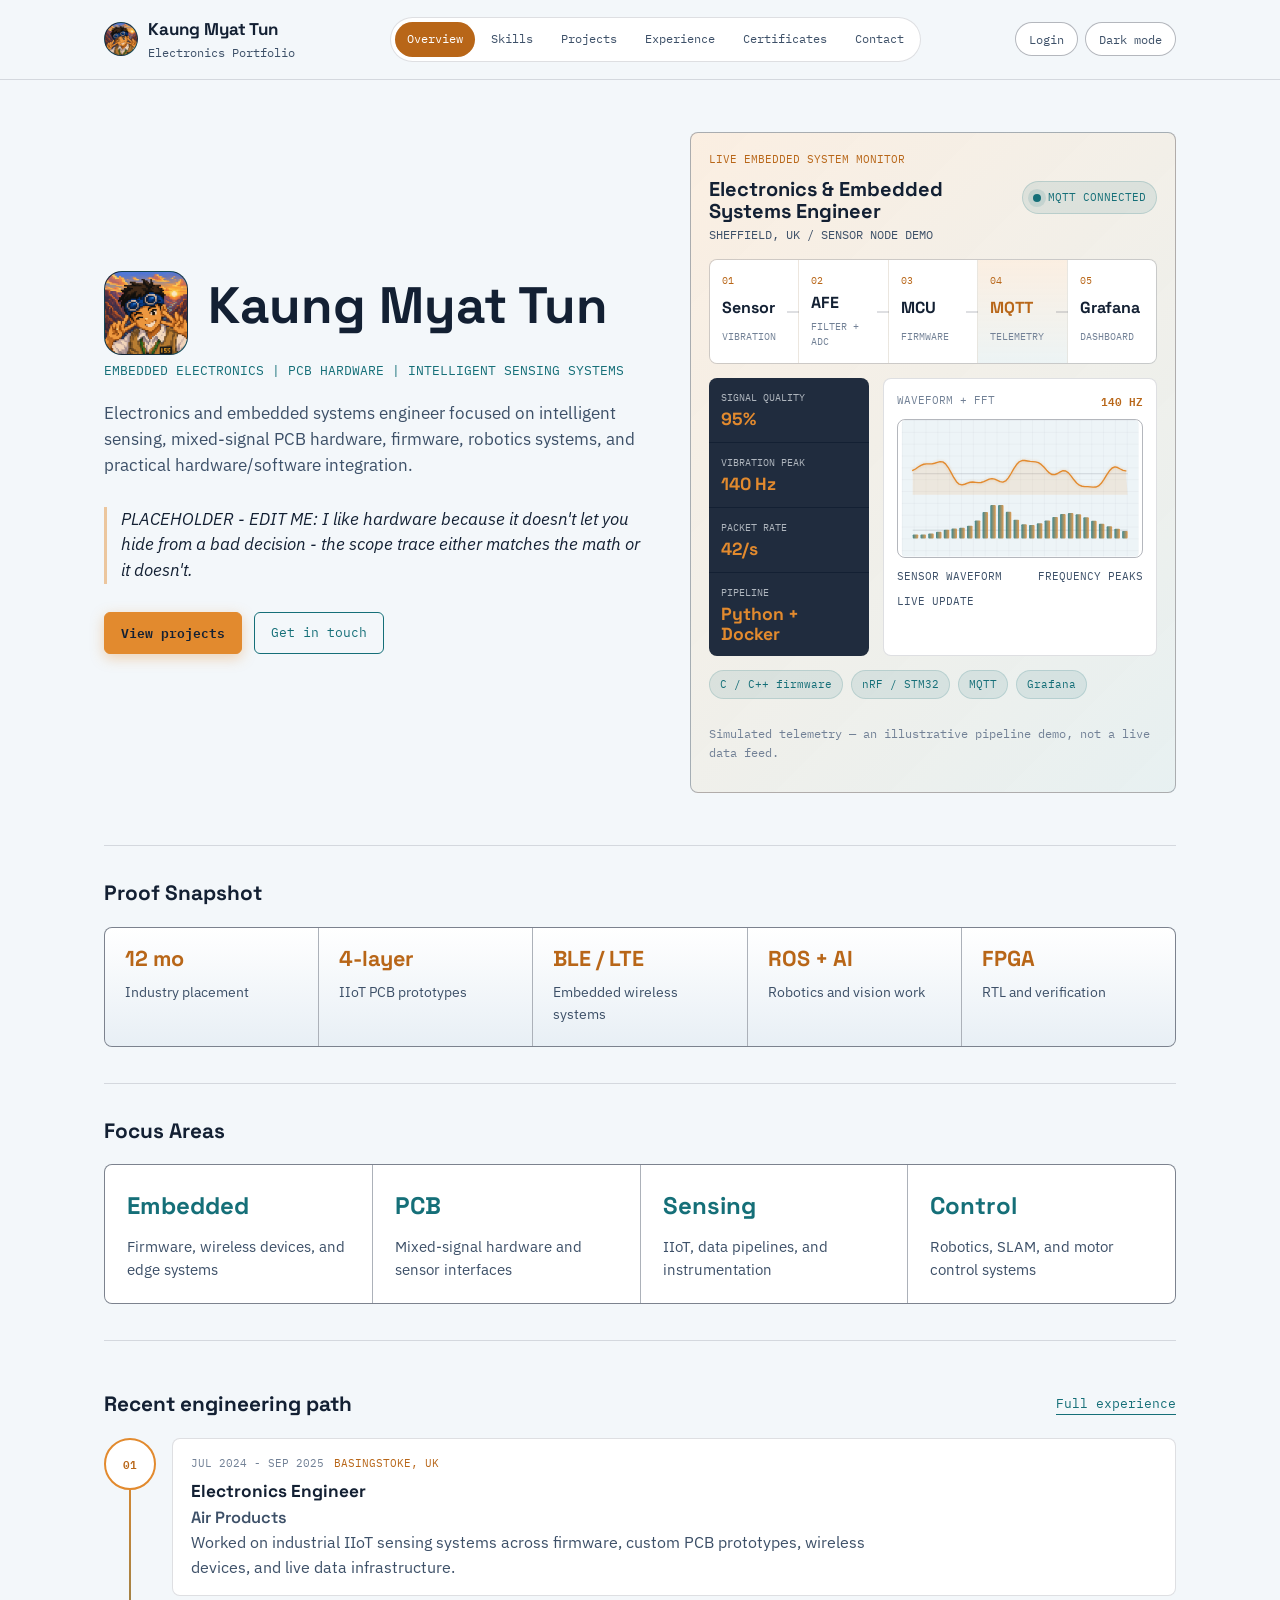
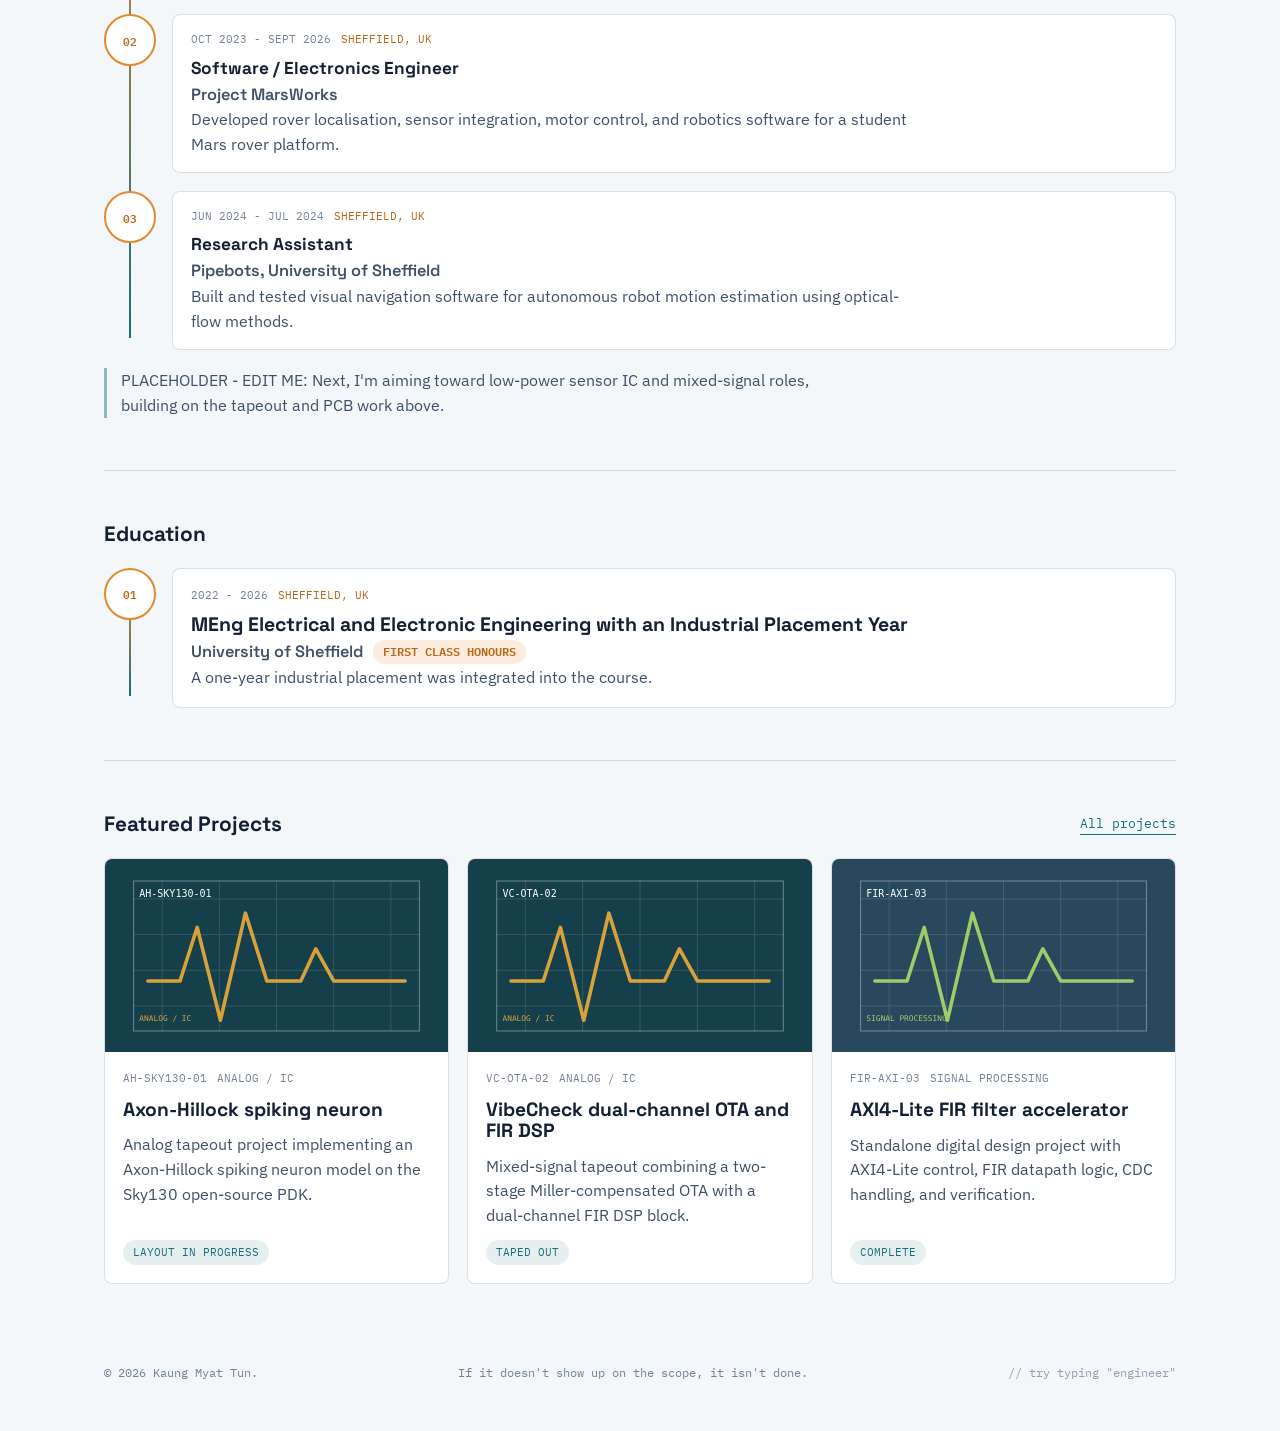
<file: index.html>
<!DOCTYPE html>
<html lang="en">
<head>
<meta charset="UTF-8">
<script>
  (function () {
    var stored = localStorage.getItem("portfolio-theme");
    var prefersDark = window.matchMedia && window.matchMedia("(prefers-color-scheme: dark)").matches;
    document.documentElement.setAttribute("data-theme", stored || (prefersDark ? "dark" : "light"));
    if (localStorage.getItem("portfolio-engineer-mode") === "true") {
      document.documentElement.setAttribute("data-engineer-mode", "true");
    }
  })();
</script>
<meta name="viewport" content="width=device-width, initial-scale=1.0">
<title>Kaung Myat Tun | Electronics & Embedded Systems Engineer</title>
<meta name="description" content="Portfolio of Kaung Myat Tun: embedded electronics, PCB hardware, intelligent sensing, FPGA, and AI/data systems.">
<link rel="icon" id="favicon" href="">
<link rel="preconnect" href="https://fonts.googleapis.com">
<link rel="preconnect" href="https://fonts.gstatic.com" crossorigin>
<link href="https://fonts.googleapis.com/css2?family=Space+Grotesk:wght@400;500;600;700&family=IBM+Plex+Sans:wght@400;500;600&family=IBM+Plex+Mono:wght@400;500;600&display=swap" rel="stylesheet">
<link rel="stylesheet" href="style.css">
<script type="speculationrules">
{
  "prerender": [
    {
      "where": {
        "and": [
          { "href_matches": "/*" },
          { "not": { "href_matches": "/admin/*" } }
        ]
      },
      "eagerness": "moderate"
    }
  ]
}
</script>
</head>
<body data-page="overview">

<header class="masthead">
  <div class="masthead-inner">
    <a class="brand" href="index.html">
      <span class="brand-avatar">
        <img class="profile-photo" src="" alt="" data-profile-hero-photo hidden>
        <span class="profile-photo-placeholder" data-profile-hero-initials>KMT</span>
      </span>
      <span class="brand-text">
        <span class="part-number">Kaung Myat Tun</span>
        <span>Electronics Portfolio</span>
      </span>
    </a>
    <nav class="tab-nav" aria-label="Primary portfolio pages">
      <a class="nav-tab" href="index.html" data-page-link="overview">Overview</a>
      <a class="nav-tab" href="skills.html" data-page-link="skills">Skills</a>
      <a class="nav-tab" href="projects.html" data-page-link="projects">Projects</a>
      <a class="nav-tab" href="experience.html" data-page-link="experience">Experience</a>
      <a class="nav-tab" href="certificates.html" data-page-link="certificates">Certificates</a>
      <a class="nav-tab" href="contact.html" data-page-link="contact">Contact</a>
    </nav>
    <div class="masthead-right">
      <button type="button" class="theme-toggle" data-theme-toggle aria-pressed="false">Dark mode</button>
    </div>
  </div>
</header>

<main>
  <section class="section section-hero">
    <div class="hero-grid">
      <div class="hero-copy">
        <div class="hero-name-row">
          <span class="hero-avatar">
            <img class="profile-photo" src="" alt="" data-profile-hero-photo hidden>
            <span class="profile-photo-placeholder" data-profile-hero-initials>KMT</span>
            <label class="photo-upload-btn photo-upload-btn-compact" data-hero-photo-upload-btn hidden>
              &#9998;
              <input type="file" accept="image/*" data-hero-photo-upload>
            </label>
          </span>
          <h1 data-profile-name>Kaung Myat Tun</h1>
        </div>
        <span class="upload-status" data-hero-photo-status></span>
        <p class="role" data-profile-role>Embedded Electronics | PCB Hardware | Intelligent Sensing Systems</p>
        <p class="lede" data-profile-summary>
          Electronics and embedded systems engineer focused on intelligent sensing, mixed-signal PCB hardware,
          firmware, robotics systems, and practical hardware/software integration.
        </p>
        <p class="lede lede-why" data-profile-why></p>
        <div class="hero-actions">
          <a href="projects.html" class="btn btn-primary">View projects</a>
          <a href="contact.html" class="btn btn-ghost">Get in touch</a>
        </div>
      </div>
      <div class="hero-signal-card">
        <p class="sr-only">Simulated demo of an IIoT sensor telemetry pipeline: vibration sensor, analog front end, MCU firmware, MQTT, and a Grafana dashboard. The numbers and waveform shown are illustrative, not a live data feed.</p>
        <div class="monitor-header">
          <div class="signal-profile-copy">
            <span class="feature-tag">Live Embedded System Monitor</span>
            <h2 data-profile-short-role>Electronics &amp; Embedded Systems Engineer</h2>
            <p><span data-profile-location>Sheffield, UK</span> / sensor node demo</p>
          </div>
          <div class="monitor-status">
            <span class="status-dot"></span>
            <span data-monitor-status>MQTT connected</span>
          </div>
        </div>

        <div class="system-flow" aria-label="Embedded data pipeline">
          <div class="system-node active" data-system-node>
            <span>01</span>
            <strong>Sensor</strong>
            <em>vibration</em>
          </div>
          <div class="system-node" data-system-node>
            <span>02</span>
            <strong>AFE</strong>
            <em>filter + ADC</em>
          </div>
          <div class="system-node" data-system-node>
            <span>03</span>
            <strong>MCU</strong>
            <em>firmware</em>
          </div>
          <div class="system-node" data-system-node>
            <span>04</span>
            <strong>MQTT</strong>
            <em>telemetry</em>
          </div>
          <div class="system-node" data-system-node>
            <span>05</span>
            <strong>Grafana</strong>
            <em>dashboard</em>
          </div>
        </div>

        <div class="monitor-grid">
          <div class="telemetry-panel">
            <div class="telemetry-row">
              <span>Signal quality</span>
              <strong data-monitor-quality>92%</strong>
            </div>
            <div class="telemetry-row">
              <span>Vibration peak</span>
              <strong data-monitor-peak>128 Hz</strong>
            </div>
            <div class="telemetry-row">
              <span>Packet rate</span>
              <strong data-monitor-packets>48/s</strong>
            </div>
            <div class="telemetry-row">
              <span>Pipeline</span>
              <strong>Python + Docker</strong>
            </div>
          </div>

          <div class="signal-panel">
            <div class="signal-panel-head">
              <span>Waveform + FFT</span>
              <span data-signal-readout>128 Hz</span>
            </div>
            <svg class="signal-visual" viewBox="0 0 520 300" preserveAspectRatio="xMidYMid meet" role="img" aria-label="Animated sensor waveform and frequency spectrum">
              <defs>
                <pattern id="signal-grid" width="26" height="26" patternUnits="userSpaceOnUse">
                  <path d="M 26 0 L 0 0 0 26" fill="none" stroke="var(--line)" stroke-width="1"/>
                </pattern>
                <linearGradient id="signal-fill" x1="0" x2="1" y1="0" y2="0">
                  <stop offset="0%" stop-color="var(--teal)"/>
                  <stop offset="100%" stop-color="var(--accent)"/>
                </linearGradient>
              </defs>
              <rect width="520" height="300" rx="8" fill="var(--scope-bg)"/>
              <rect width="520" height="300" rx="8" fill="url(#signal-grid)"/>
              <line x1="24" y1="118" x2="496" y2="118" stroke="var(--line-strong)" stroke-width="1"/>
              <line x1="24" y1="242" x2="496" y2="242" stroke="var(--line-strong)" stroke-width="1"/>
              <path class="live-wave-fill" data-live-wave-fill d=""/>
              <path class="live-wave" data-live-wave d=""/>
              <g data-spectrum-bars></g>
            </svg>
            <div class="signal-metrics">
              <span>Sensor waveform</span>
              <span>Frequency peaks</span>
              <span>Live update</span>
            </div>
          </div>
        </div>

        <div class="monitor-stack">
          <span>C / C++ firmware</span>
          <span>nRF / STM32</span>
          <span>MQTT</span>
          <span>Grafana</span>
        </div>
        <p class="table-footnote">Simulated telemetry — an illustrative pipeline demo, not a live data feed.</p>
      </div>
    </div>
  </section>

  <section class="section section-compact">
    <h2>Proof Snapshot</h2>
    <div class="proof-strip">
      <article class="proof-item">
        <span class="proof-value">12 mo</span>
        <span class="proof-label">Industry placement</span>
      </article>
      <article class="proof-item">
        <span class="proof-value">4-layer</span>
        <span class="proof-label">IIoT PCB prototypes</span>
      </article>
      <article class="proof-item">
        <span class="proof-value">BLE / LTE</span>
        <span class="proof-label">Embedded wireless systems</span>
      </article>
      <article class="proof-item">
        <span class="proof-value">ROS + AI</span>
        <span class="proof-label">Robotics and vision work</span>
      </article>
      <article class="proof-item">
        <span class="proof-value">FPGA</span>
        <span class="proof-label">RTL and verification</span>
      </article>
    </div>
  </section>

  <section class="section section-compact">
    <h2>Focus Areas</h2>
    <div class="metrics-grid">
      <article class="metric">
        <span class="metric-value">Embedded</span>
        <span class="metric-label">Firmware, wireless devices, and edge systems</span>
      </article>
      <article class="metric">
        <span class="metric-value">PCB</span>
        <span class="metric-label">Mixed-signal hardware and sensor interfaces</span>
      </article>
      <article class="metric">
        <span class="metric-value">Sensing</span>
        <span class="metric-label">IIoT, data pipelines, and instrumentation</span>
      </article>
      <article class="metric">
        <span class="metric-value">Control</span>
        <span class="metric-label">Robotics, SLAM, and motor control systems</span>
      </article>
    </div>
  </section>

  <section class="section">
    <div class="section-head">
      <div>
        <h2>Recent engineering path</h2>
      </div>
      <a class="inline-link" href="experience.html">Full experience</a>
    </div>
    <div class="timeline-list timeline-list-compact" data-overview-timeline></div>
    <p class="timeline-next" data-profile-next></p>
  </section>

  <section class="section">
    <div class="section-head">
      <div>
        <h2>Education</h2>
      </div>
    </div>
    <div class="timeline-list" data-education-list></div>
  </section>

  <section class="section">
    <div class="section-head">
      <div>
        <h2>Featured Projects</h2>
      </div>
      <a class="inline-link" href="projects.html">All projects</a>
    </div>
    <div class="project-grid project-grid-compact" data-featured-projects></div>
  </section>
</main>

<footer class="footer">
  <span>&copy; 2026 Kaung Myat Tun.</span>
  <span>If it doesn't show up on the scope, it isn't done.</span>
  <span class="footer-hint">// try typing "engineer"</span>
</footer>

<script src="data.js"></script>
<script src="script.js"></script>
</body>
</html>
</file>
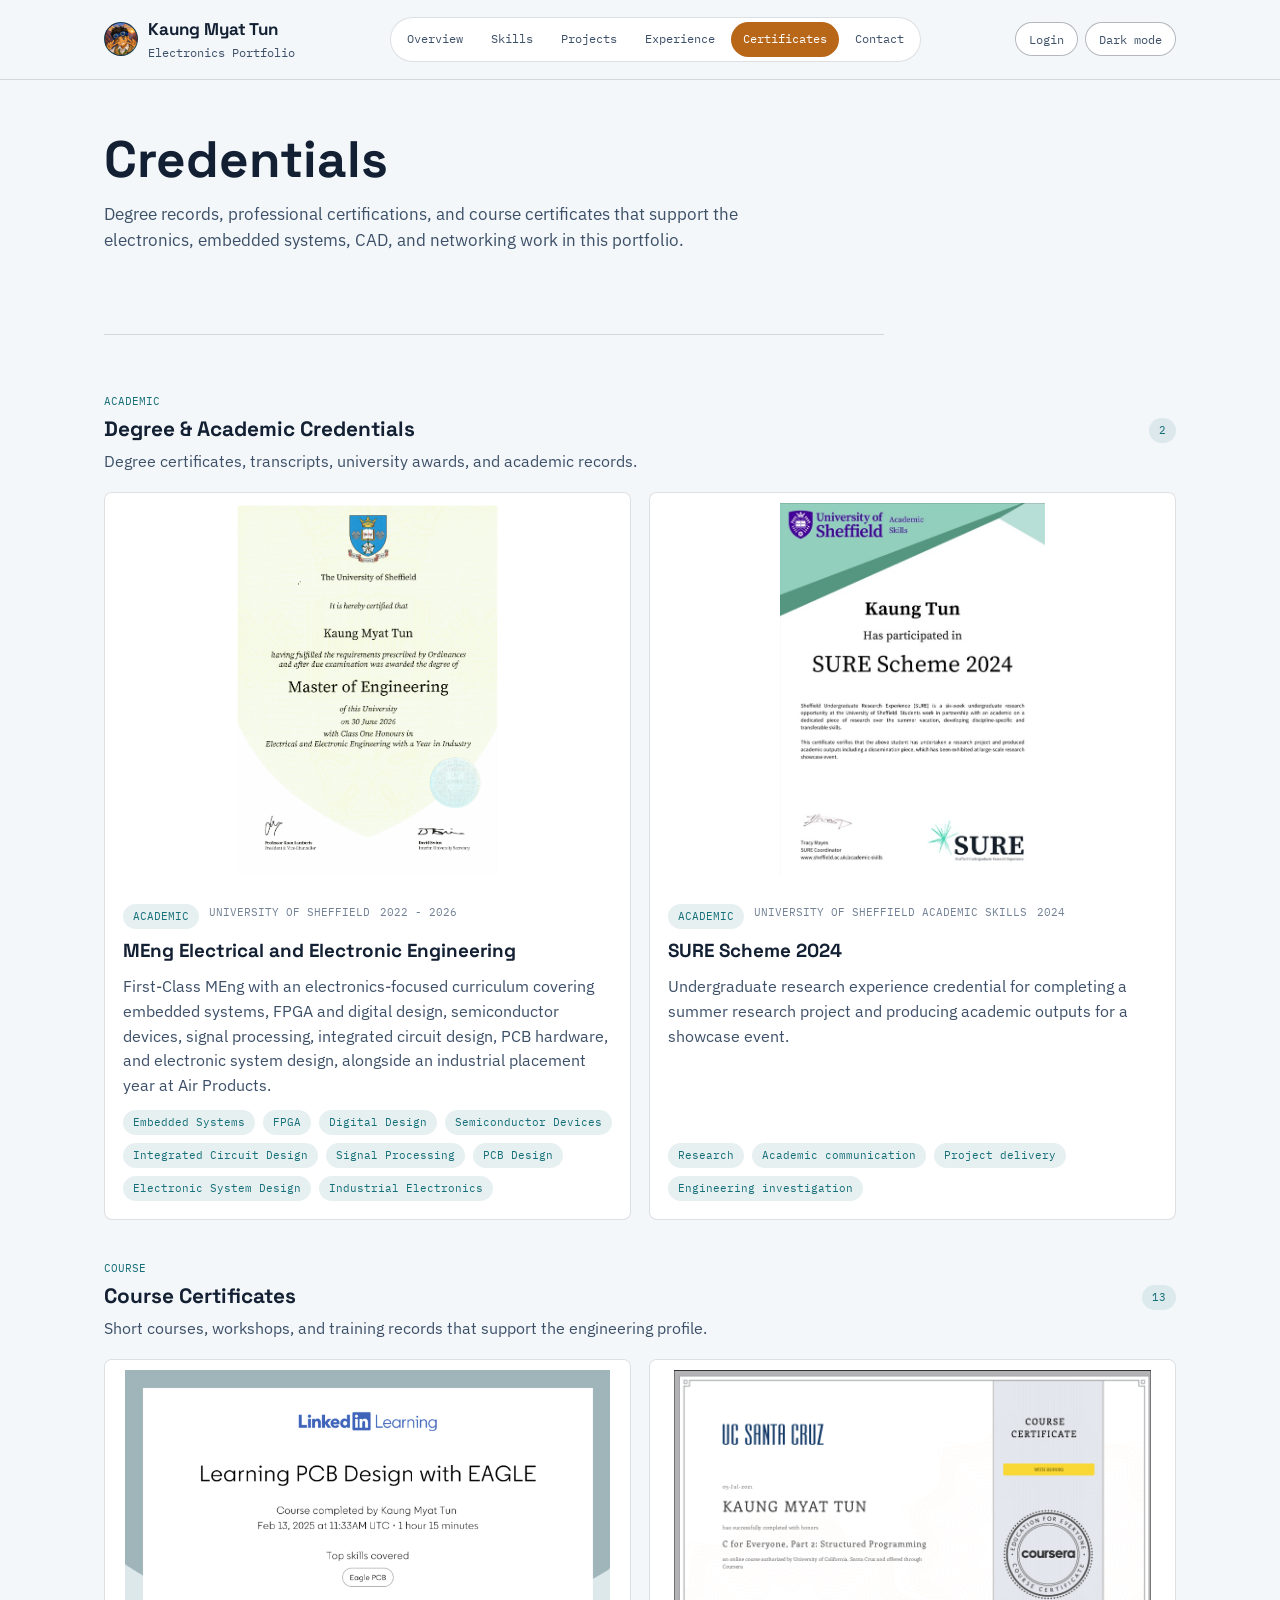
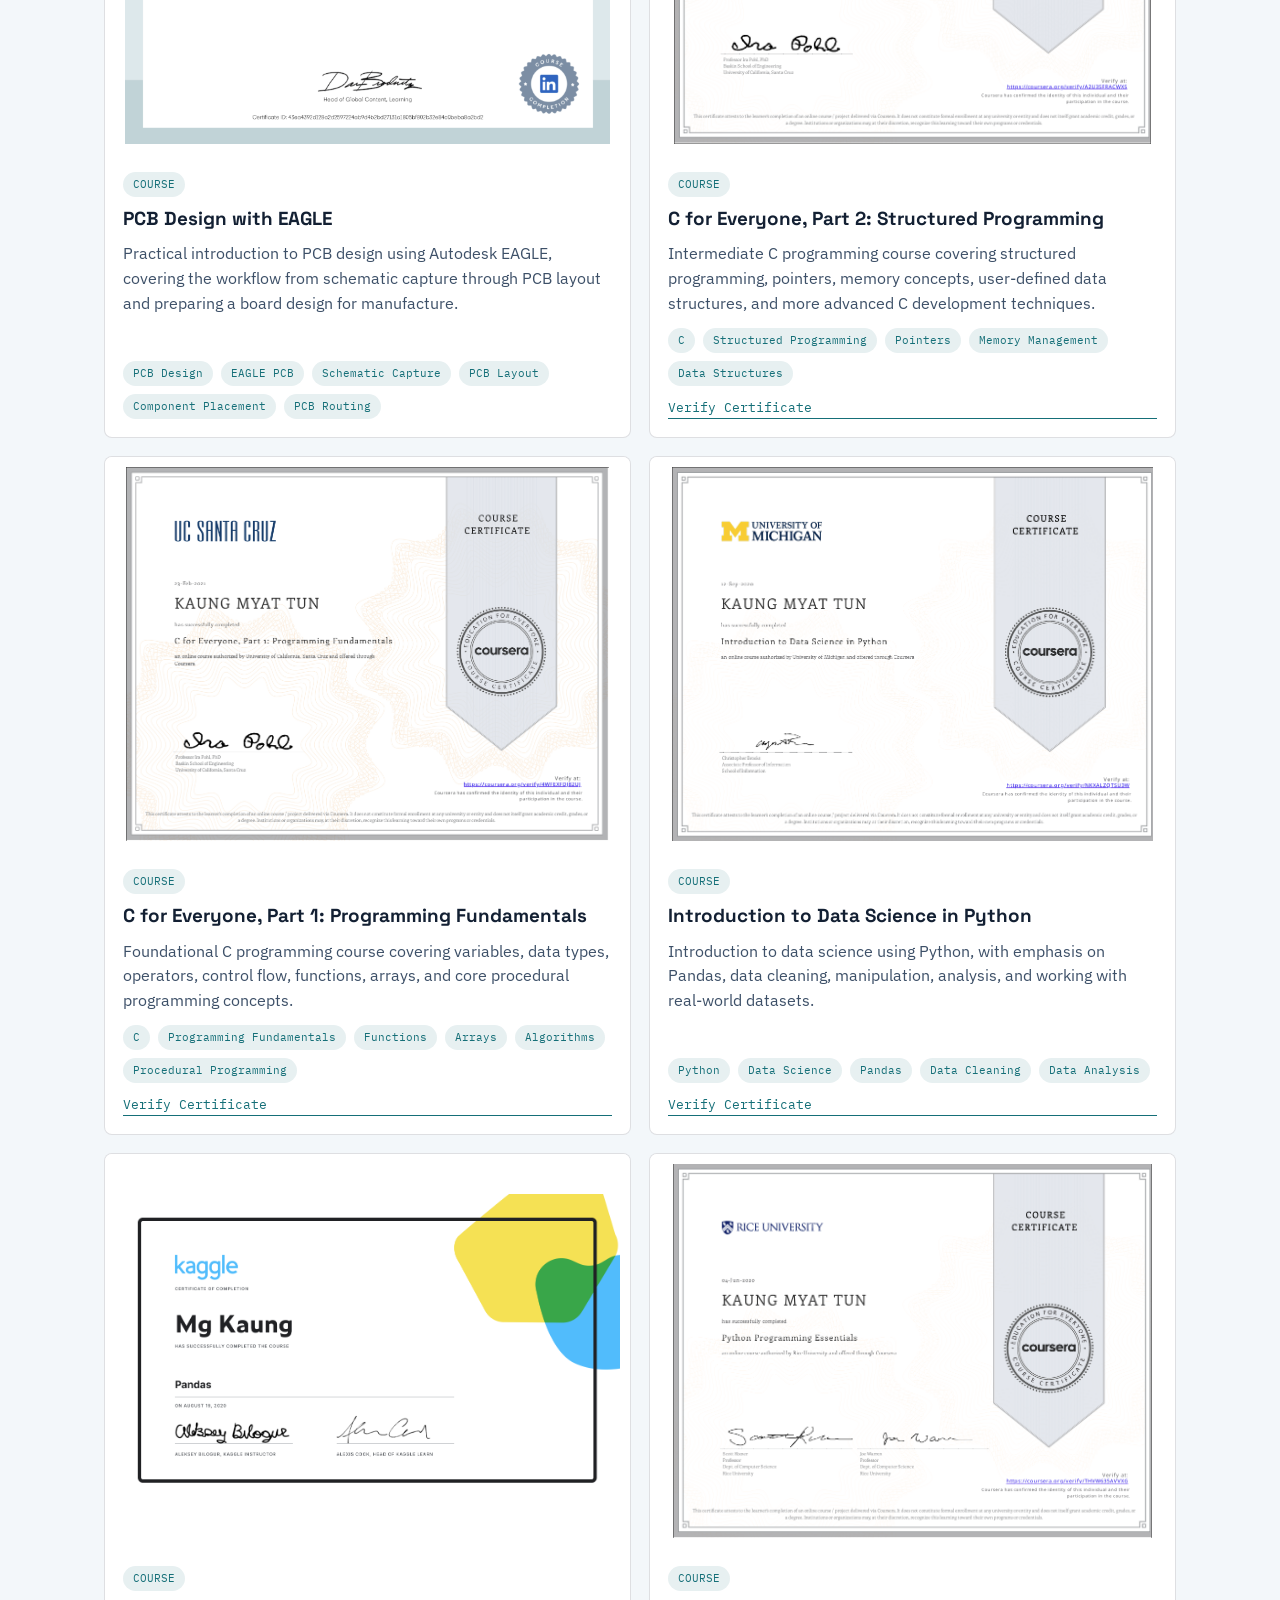
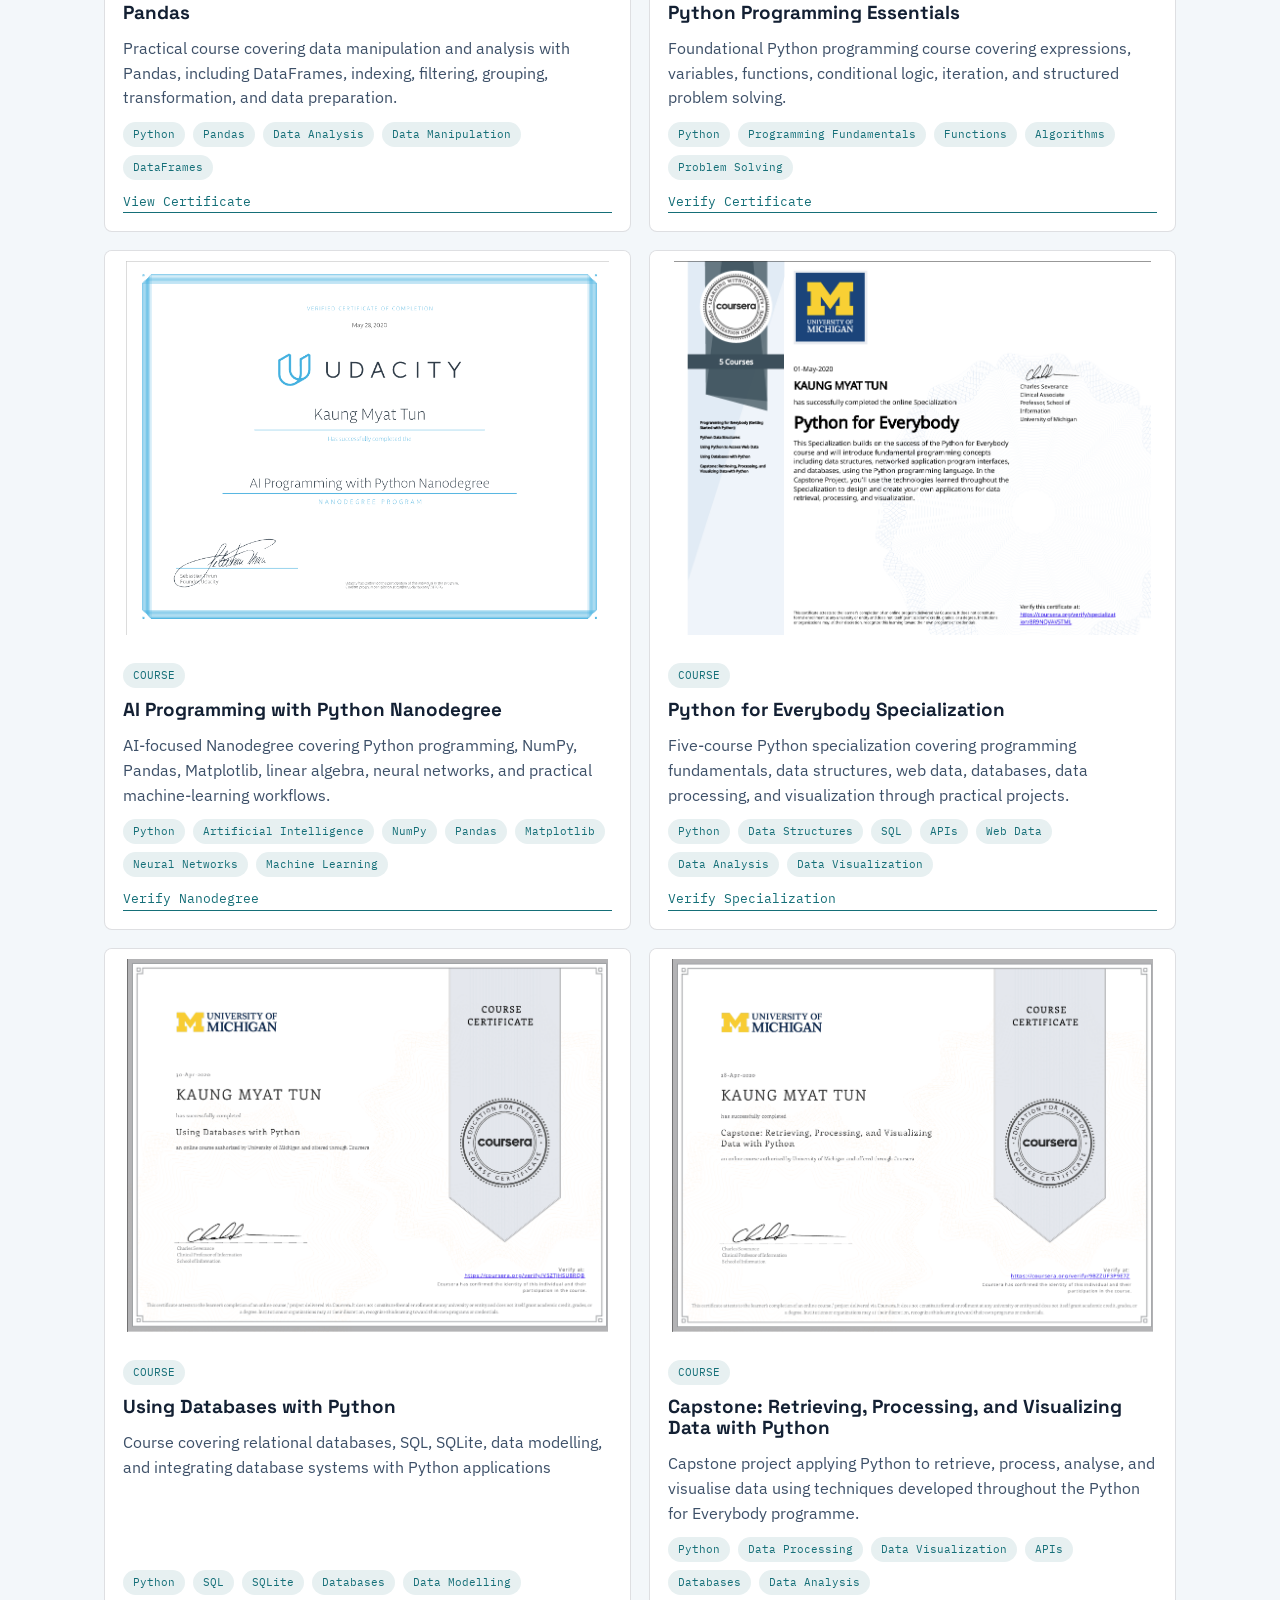
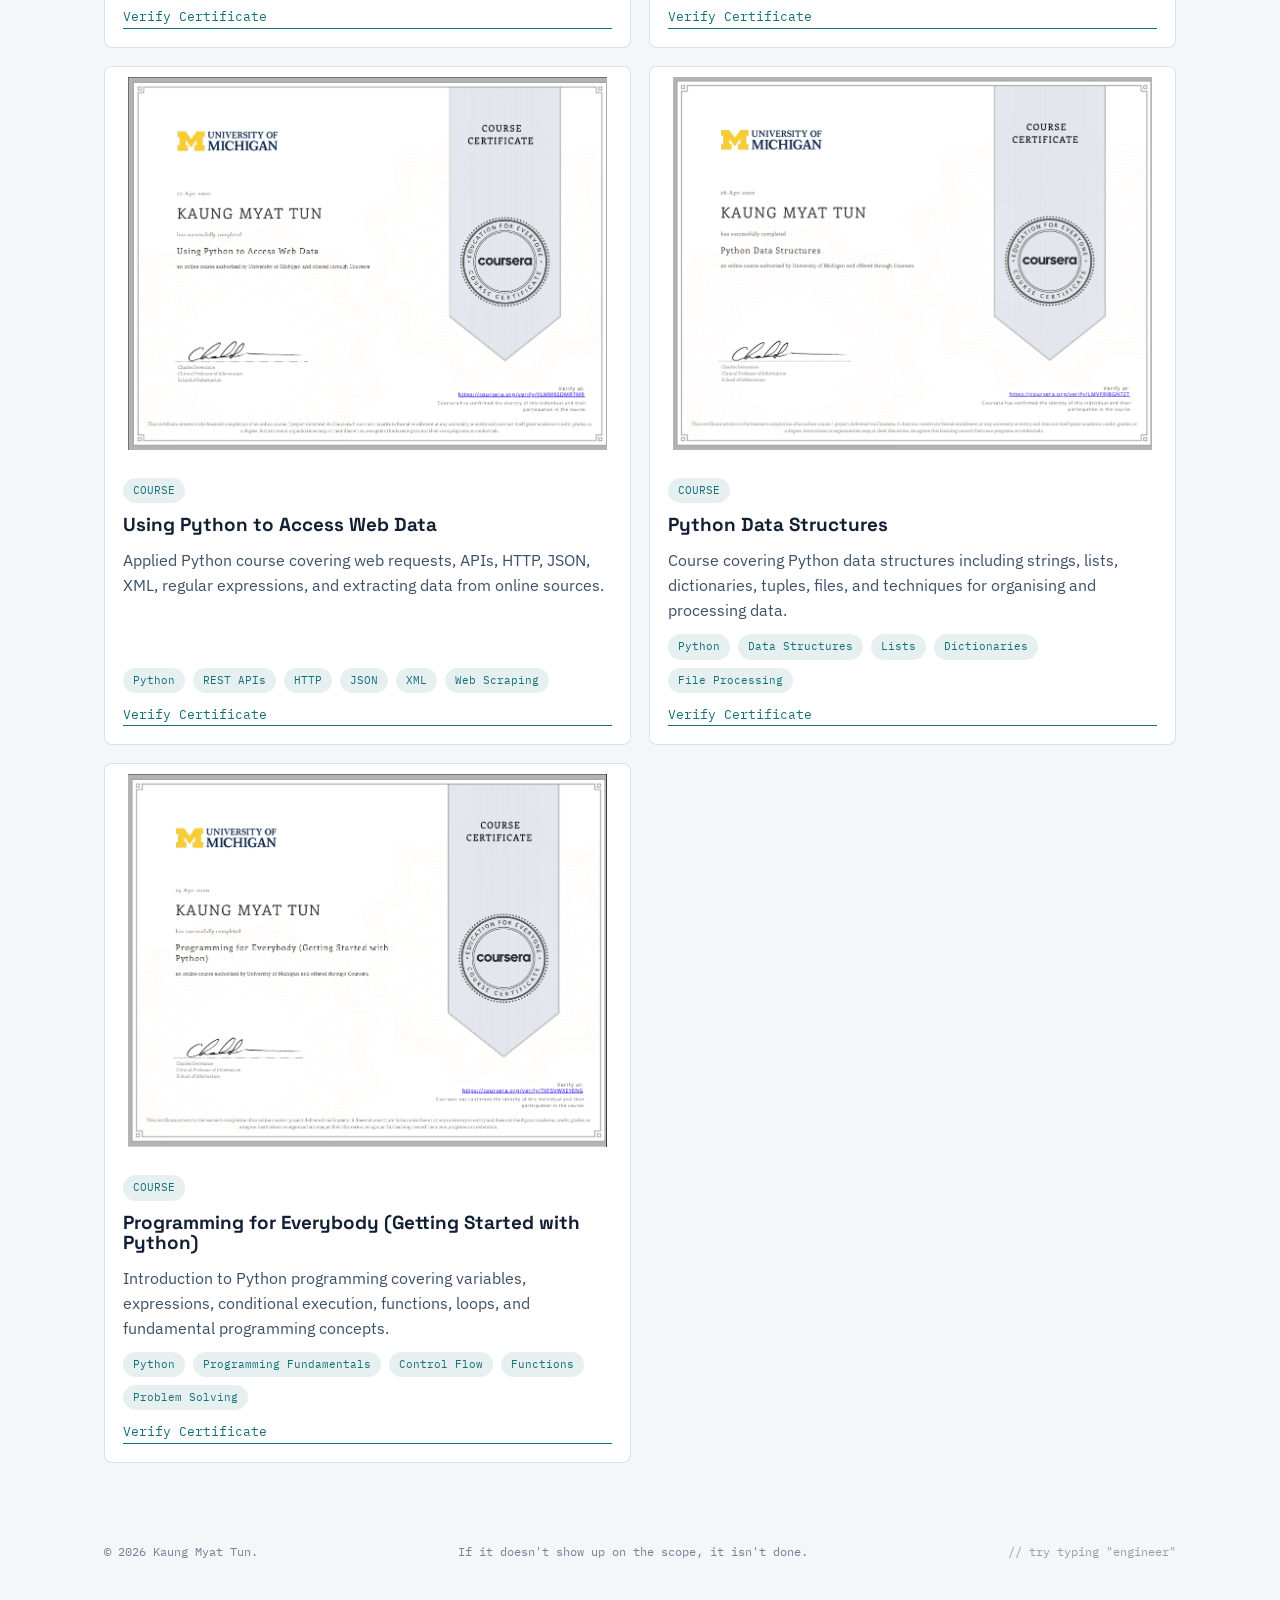
<file: certificates.html>
<!DOCTYPE html>
<html lang="en">
<head>
<meta charset="UTF-8">
<script>
  (function () {
    var stored = localStorage.getItem("portfolio-theme");
    var prefersDark = window.matchMedia && window.matchMedia("(prefers-color-scheme: dark)").matches;
    document.documentElement.setAttribute("data-theme", stored || (prefersDark ? "dark" : "light"));
    if (localStorage.getItem("portfolio-engineer-mode") === "true") {
      document.documentElement.setAttribute("data-engineer-mode", "true");
    }
  })();
</script>
<meta name="viewport" content="width=device-width, initial-scale=1.0">
<title>Certificates | Kaung Myat Tun</title>
<meta name="description" content="Certificates, training, and credentials for Kaung Myat Tun's electronics and embedded systems portfolio.">
<link rel="icon" id="favicon" href="">
<link rel="preconnect" href="https://fonts.googleapis.com">
<link rel="preconnect" href="https://fonts.gstatic.com" crossorigin>
<link href="https://fonts.googleapis.com/css2?family=Space+Grotesk:wght@400;500;600;700&family=IBM+Plex+Sans:wght@400;500;600&family=IBM+Plex+Mono:wght@400;500;600&display=swap" rel="stylesheet">
<link rel="stylesheet" href="style.css">
<script type="speculationrules">
{
  "prerender": [
    {
      "where": {
        "and": [
          { "href_matches": "/*" },
          { "not": { "href_matches": "/admin/*" } }
        ]
      },
      "eagerness": "moderate"
    }
  ]
}
</script>
</head>
<body data-page="certificates">

<header class="masthead">
  <div class="masthead-inner">
    <a class="brand" href="index.html">
      <span class="brand-avatar">
        <img class="profile-photo" src="" alt="" data-profile-hero-photo hidden>
        <span class="profile-photo-placeholder" data-profile-hero-initials>KMT</span>
      </span>
      <span class="brand-text">
        <span class="part-number">Kaung Myat Tun</span>
        <span>Electronics Portfolio</span>
      </span>
    </a>
    <nav class="tab-nav" aria-label="Primary portfolio pages">
      <a class="nav-tab" href="index.html" data-page-link="overview">Overview</a>
      <a class="nav-tab" href="skills.html" data-page-link="skills">Skills</a>
      <a class="nav-tab" href="projects.html" data-page-link="projects">Projects</a>
      <a class="nav-tab" href="experience.html" data-page-link="experience">Experience</a>
      <a class="nav-tab" href="certificates.html" data-page-link="certificates">Certificates</a>
      <a class="nav-tab" href="contact.html" data-page-link="contact">Contact</a>
    </nav>
    <div class="masthead-right">
      <button type="button" class="theme-toggle" data-theme-toggle aria-pressed="false">Dark mode</button>
    </div>
  </div>
</header>

<main>
  <section class="section page-intro">
    <h1>Credentials</h1>
    <p class="lede">Degree records, professional certifications, and course certificates that support the electronics, embedded systems, CAD, and networking work in this portfolio.</p>
  </section>

  <section class="section">
    <div class="certificate-list" data-certificates-list></div>
  </section>
</main>

<footer class="footer">
  <span>&copy; 2026 Kaung Myat Tun.</span>
  <span>If it doesn't show up on the scope, it isn't done.</span>
  <span class="footer-hint">// try typing "engineer"</span>
</footer>

<script src="data.js"></script>
<script src="script.js"></script>
</body>
</html>
</file>
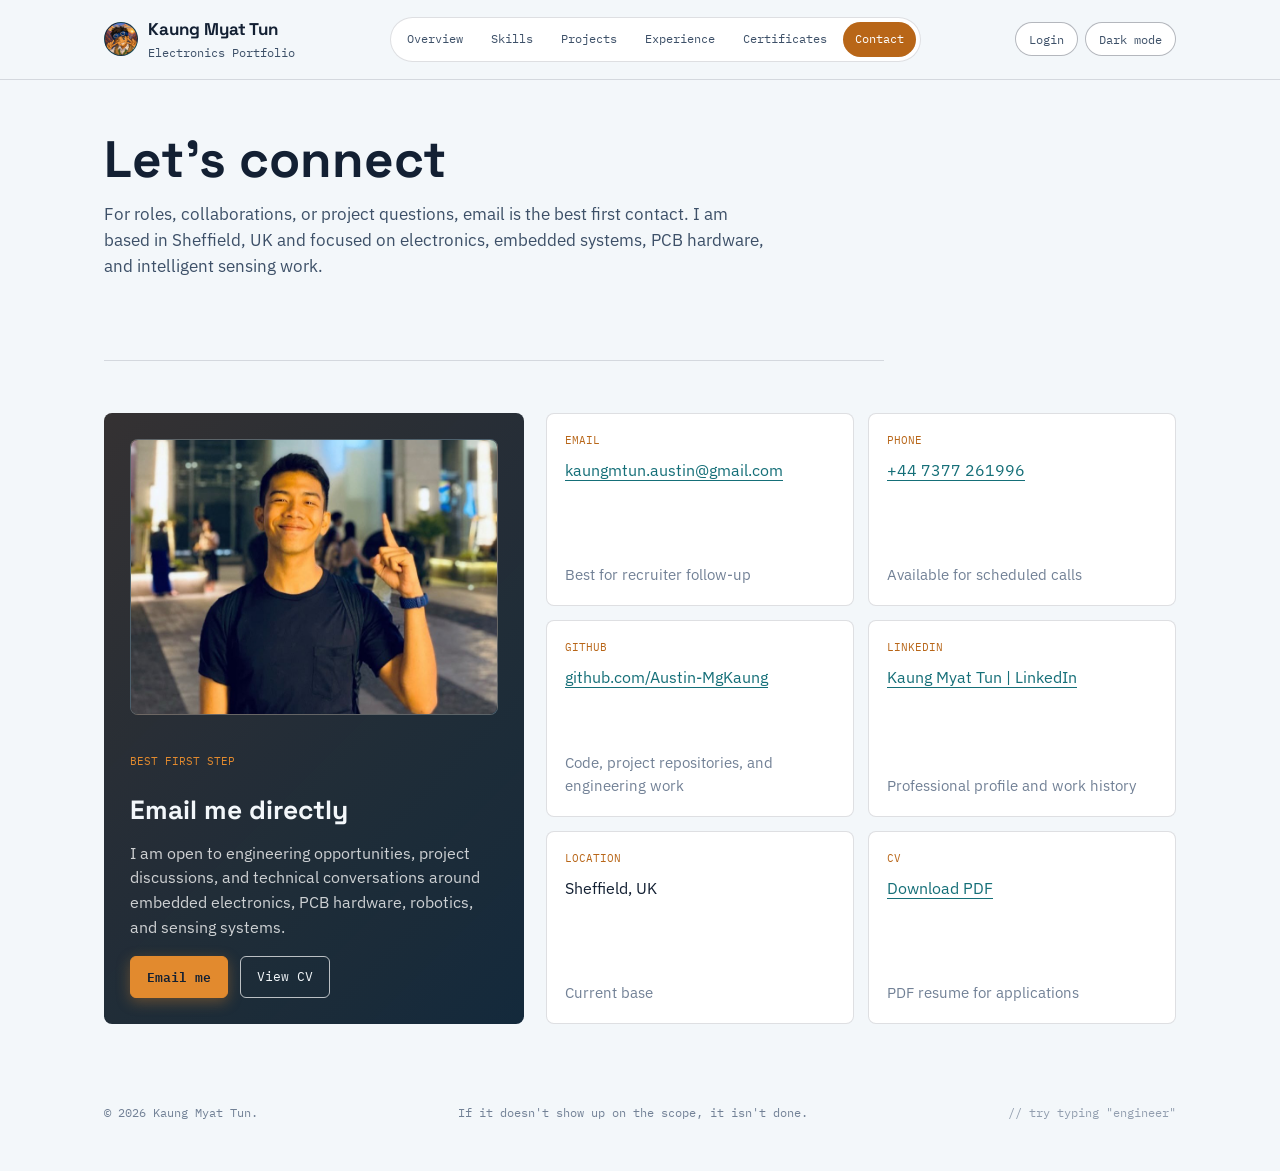
<file: contact.html>
<!DOCTYPE html>
<html lang="en">
<head>
<meta charset="UTF-8">
<script>
  (function () {
    var stored = localStorage.getItem("portfolio-theme");
    var prefersDark = window.matchMedia && window.matchMedia("(prefers-color-scheme: dark)").matches;
    document.documentElement.setAttribute("data-theme", stored || (prefersDark ? "dark" : "light"));
    if (localStorage.getItem("portfolio-engineer-mode") === "true") {
      document.documentElement.setAttribute("data-engineer-mode", "true");
    }
  })();
</script>
<meta name="viewport" content="width=device-width, initial-scale=1.0">
<title>Contact | Kaung Myat Tun</title>
<meta name="description" content="Contact details for Kaung Myat Tun's engineering portfolio.">
<link rel="icon" id="favicon" href="">
<link rel="preconnect" href="https://fonts.googleapis.com">
<link rel="preconnect" href="https://fonts.gstatic.com" crossorigin>
<link href="https://fonts.googleapis.com/css2?family=Space+Grotesk:wght@400;500;600;700&family=IBM+Plex+Sans:wght@400;500;600&family=IBM+Plex+Mono:wght@400;500;600&display=swap" rel="stylesheet">
<link rel="stylesheet" href="style.css">
<script type="speculationrules">
{
  "prerender": [
    {
      "where": {
        "and": [
          { "href_matches": "/*" },
          { "not": { "href_matches": "/admin/*" } }
        ]
      },
      "eagerness": "moderate"
    }
  ]
}
</script>
</head>
<body data-page="contact">

<header class="masthead">
  <div class="masthead-inner">
    <a class="brand" href="index.html">
      <span class="brand-avatar">
        <img class="profile-photo" src="" alt="" data-profile-hero-photo hidden>
        <span class="profile-photo-placeholder" data-profile-hero-initials>KMT</span>
      </span>
      <span class="brand-text">
        <span class="part-number">Kaung Myat Tun</span>
        <span>Electronics Portfolio</span>
      </span>
    </a>
    <nav class="tab-nav" aria-label="Primary portfolio pages">
      <a class="nav-tab" href="index.html" data-page-link="overview">Overview</a>
      <a class="nav-tab" href="skills.html" data-page-link="skills">Skills</a>
      <a class="nav-tab" href="projects.html" data-page-link="projects">Projects</a>
      <a class="nav-tab" href="experience.html" data-page-link="experience">Experience</a>
      <a class="nav-tab" href="certificates.html" data-page-link="certificates">Certificates</a>
      <a class="nav-tab" href="contact.html" data-page-link="contact">Contact</a>
    </nav>
    <div class="masthead-right">
      <button type="button" class="theme-toggle" data-theme-toggle aria-pressed="false">Dark mode</button>
    </div>
  </div>
</header>

<main>
  <section class="section page-intro">
    <h1>Let's connect</h1>
    <p class="lede">For roles, collaborations, or project questions, email is the best first contact. I am based in Sheffield, UK and focused on electronics, embedded systems, PCB hardware, and intelligent sensing work.</p>
  </section>

  <section class="section section-contact">
    <div class="contact-shell">
      <aside class="contact-primary">
        <div class="contact-photo">
          <img class="profile-photo" src="" alt="" data-profile-photo hidden>
          <div class="profile-photo-placeholder" data-profile-initials>KMT</div>
          <label class="photo-upload-btn" data-photo-upload-btn hidden>
            Change photo
            <input type="file" accept="image/*" data-profile-photo-upload>
          </label>
        </div>
        <span class="upload-status" data-profile-photo-status></span>
        <span class="feature-tag">Best first step</span>
        <h2>Email me directly</h2>
        <p>I am open to engineering opportunities, project discussions, and technical conversations around embedded electronics, PCB hardware, robotics, and sensing systems.</p>
        <div class="hero-actions">
          <a class="btn btn-primary" href="mailto:kaungmtun.austin@gmail.com" data-primary-email-link>Email me</a>
          <a class="btn btn-ghost" href="cv.pdf" target="_blank" rel="noopener" data-primary-cv-link>View CV</a>
        </div>
      </aside>
      <div class="contact-grid" data-contact-list></div>
    </div>
  </section>
</main>

<footer class="footer">
  <span>&copy; 2026 Kaung Myat Tun.</span>
  <span>If it doesn't show up on the scope, it isn't done.</span>
  <span class="footer-hint">// try typing "engineer"</span>
</footer>

<script src="data.js"></script>
<script src="script.js"></script>
</body>
</html>
</file>
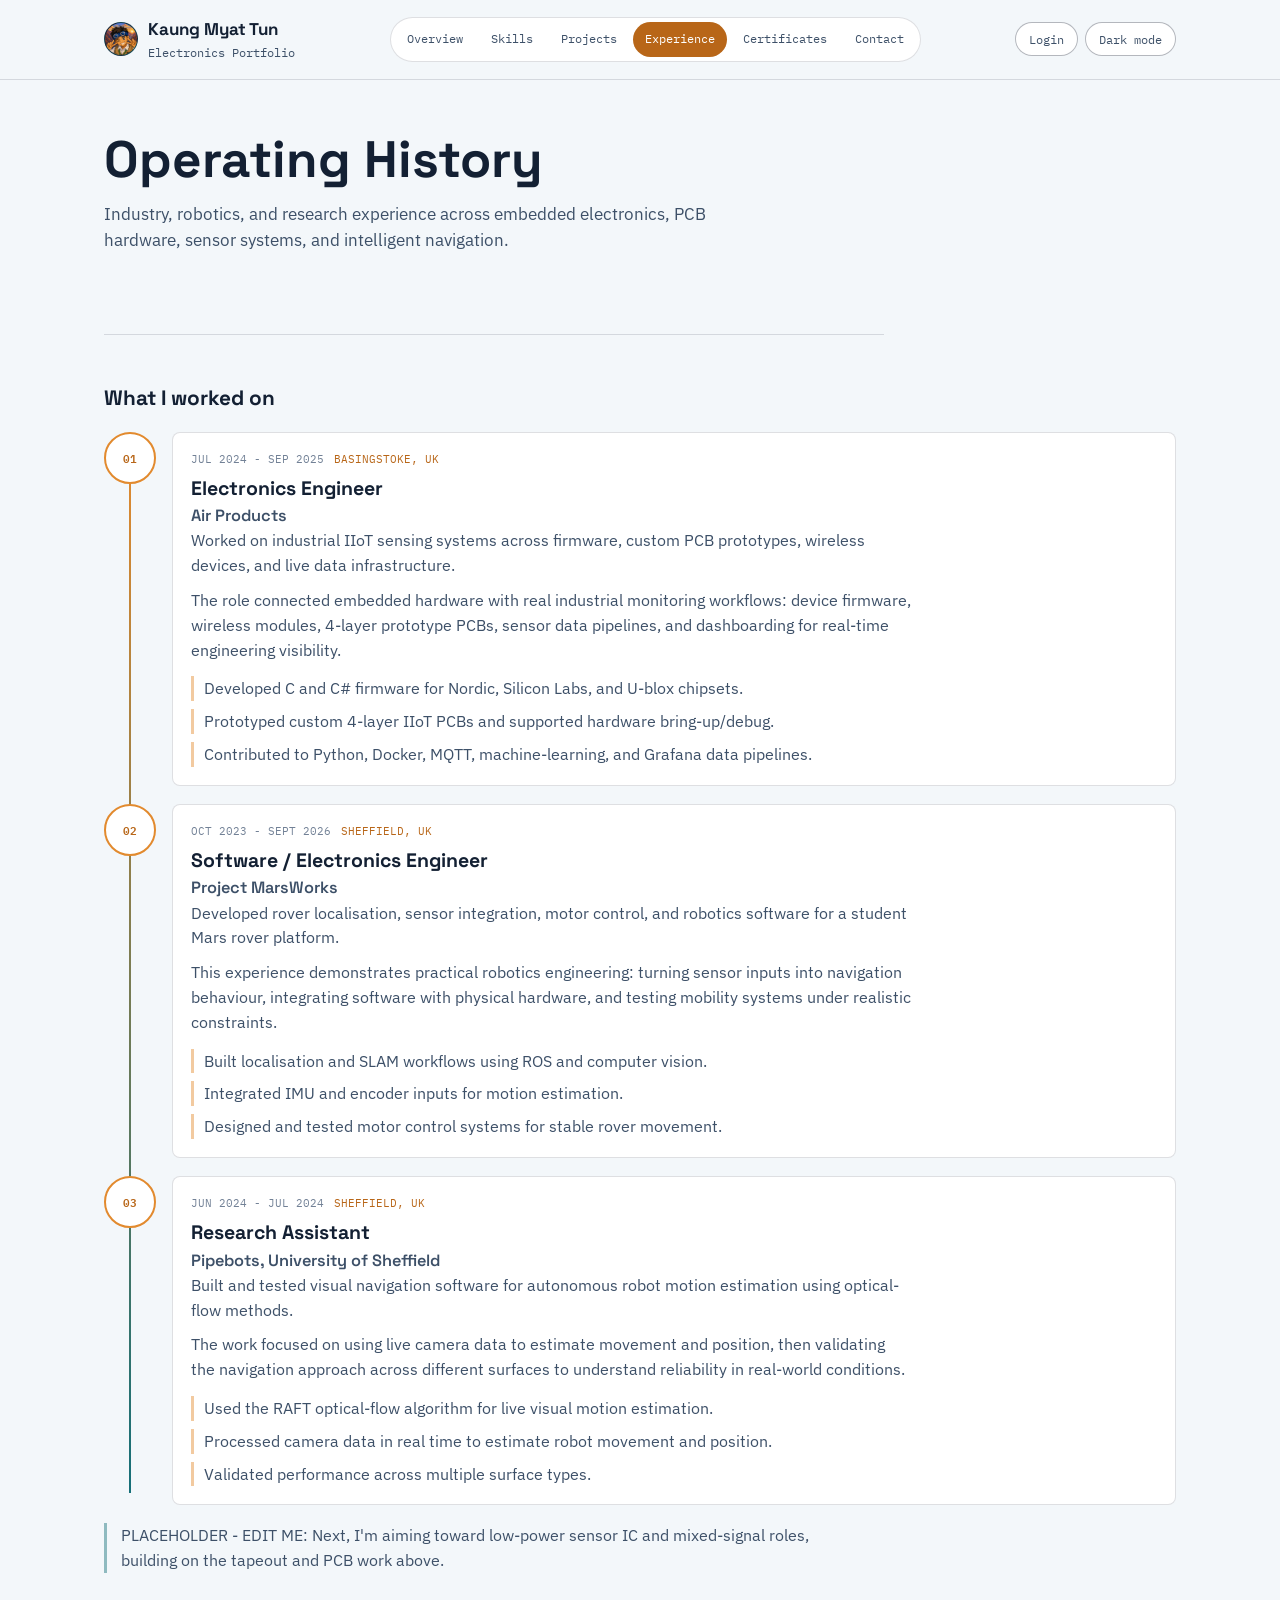
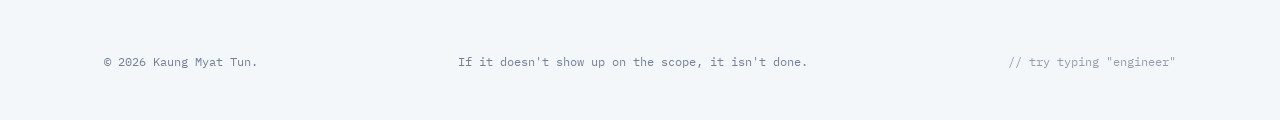
<file: experience.html>
<!DOCTYPE html>
<html lang="en">
<head>
<meta charset="UTF-8">
<script>
  (function () {
    var stored = localStorage.getItem("portfolio-theme");
    var prefersDark = window.matchMedia && window.matchMedia("(prefers-color-scheme: dark)").matches;
    document.documentElement.setAttribute("data-theme", stored || (prefersDark ? "dark" : "light"));
    if (localStorage.getItem("portfolio-engineer-mode") === "true") {
      document.documentElement.setAttribute("data-engineer-mode", "true");
    }
  })();
</script>
<meta name="viewport" content="width=device-width, initial-scale=1.0">
<title>Experience | Kaung Myat Tun</title>
<meta name="description" content="Experience history for Kaung Myat Tun's electronics and intelligent sensing portfolio.">
<link rel="icon" id="favicon" href="">
<link rel="preconnect" href="https://fonts.googleapis.com">
<link rel="preconnect" href="https://fonts.gstatic.com" crossorigin>
<link href="https://fonts.googleapis.com/css2?family=Space+Grotesk:wght@400;500;600;700&family=IBM+Plex+Sans:wght@400;500;600&family=IBM+Plex+Mono:wght@400;500;600&display=swap" rel="stylesheet">
<link rel="stylesheet" href="style.css">
<script type="speculationrules">
{
  "prerender": [
    {
      "where": {
        "and": [
          { "href_matches": "/*" },
          { "not": { "href_matches": "/admin/*" } }
        ]
      },
      "eagerness": "moderate"
    }
  ]
}
</script>
</head>
<body data-page="experience">

<header class="masthead">
  <div class="masthead-inner">
    <a class="brand" href="index.html">
      <span class="brand-avatar">
        <img class="profile-photo" src="" alt="" data-profile-hero-photo hidden>
        <span class="profile-photo-placeholder" data-profile-hero-initials>KMT</span>
      </span>
      <span class="brand-text">
        <span class="part-number">Kaung Myat Tun</span>
        <span>Electronics Portfolio</span>
      </span>
    </a>
    <nav class="tab-nav" aria-label="Primary portfolio pages">
      <a class="nav-tab" href="index.html" data-page-link="overview">Overview</a>
      <a class="nav-tab" href="skills.html" data-page-link="skills">Skills</a>
      <a class="nav-tab" href="projects.html" data-page-link="projects">Projects</a>
      <a class="nav-tab" href="experience.html" data-page-link="experience">Experience</a>
      <a class="nav-tab" href="certificates.html" data-page-link="certificates">Certificates</a>
      <a class="nav-tab" href="contact.html" data-page-link="contact">Contact</a>
    </nav>
    <div class="masthead-right">
      <button type="button" class="theme-toggle" data-theme-toggle aria-pressed="false">Dark mode</button>
    </div>
  </div>
</header>

<main>
  <section class="section page-intro">
    <h1>Operating History</h1>
    <p class="lede">Industry, robotics, and research experience across embedded electronics, PCB hardware, sensor systems, and intelligent navigation.</p>
  </section>

  <section class="section">
    <div class="section-head">
      <div>
        <h2>What I worked on</h2>
      </div>
    </div>
    <div class="timeline-list experience-list" data-experience-list></div>
    <p class="timeline-next" data-profile-next></p>
  </section>
</main>

<footer class="footer">
  <span>&copy; 2026 Kaung Myat Tun.</span>
  <span>If it doesn't show up on the scope, it isn't done.</span>
  <span class="footer-hint">// try typing "engineer"</span>
</footer>

<script src="data.js"></script>
<script src="script.js"></script>
</body>
</html>
</file>
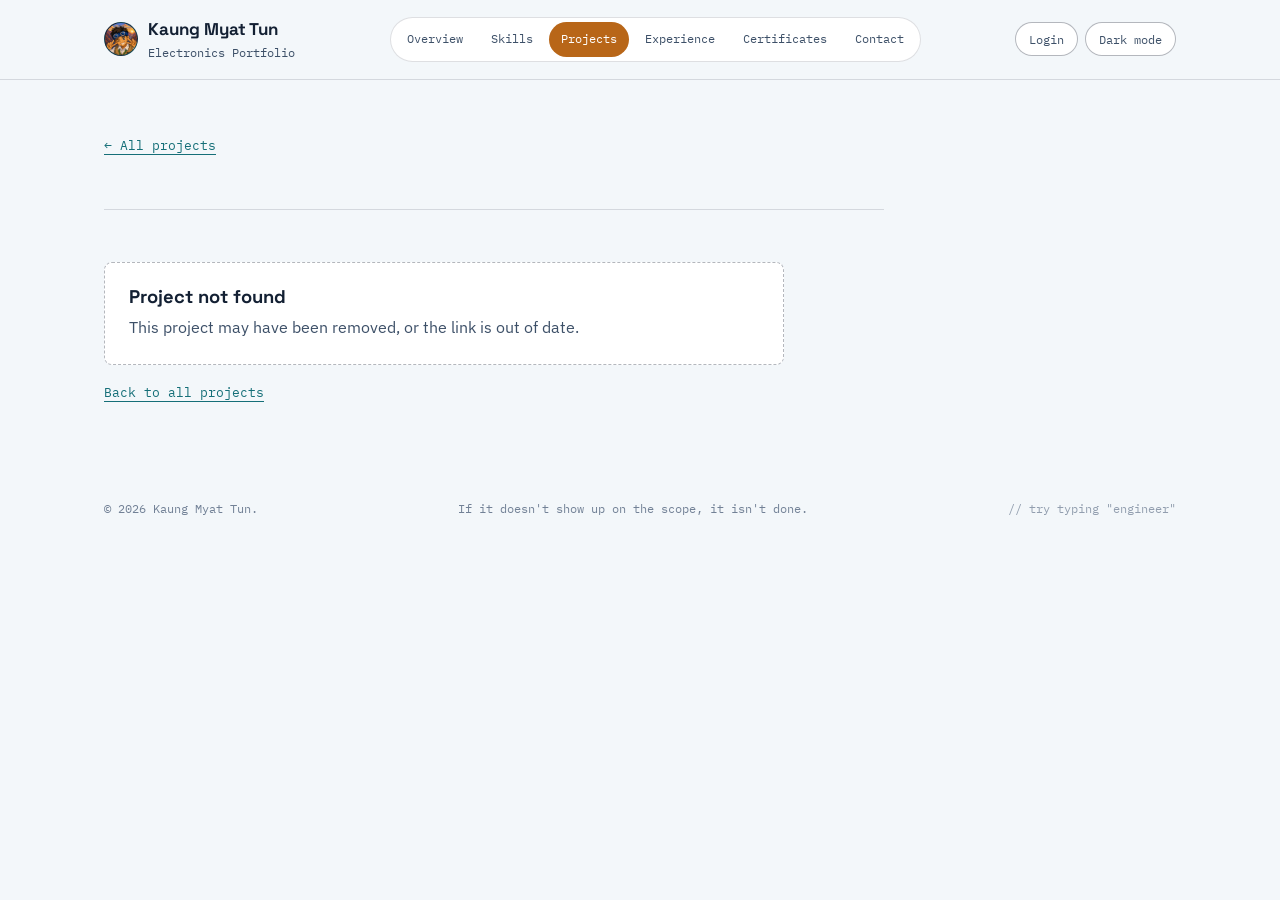
<file: project.html>
<!DOCTYPE html>
<html lang="en">
<head>
<meta charset="UTF-8">
<script>
  (function () {
    var stored = localStorage.getItem("portfolio-theme");
    var prefersDark = window.matchMedia && window.matchMedia("(prefers-color-scheme: dark)").matches;
    document.documentElement.setAttribute("data-theme", stored || (prefersDark ? "dark" : "light"));
    if (localStorage.getItem("portfolio-engineer-mode") === "true") {
      document.documentElement.setAttribute("data-engineer-mode", "true");
    }
  })();
</script>
<meta name="viewport" content="width=device-width, initial-scale=1.0">
<title>Project | Kaung Myat Tun</title>
<meta name="description" content="Project details from Kaung Myat Tun's electronics and embedded systems portfolio.">
<link rel="icon" id="favicon" href="">
<link rel="preconnect" href="https://fonts.googleapis.com">
<link rel="preconnect" href="https://fonts.gstatic.com" crossorigin>
<link href="https://fonts.googleapis.com/css2?family=Space+Grotesk:wght@400;500;600;700&family=IBM+Plex+Sans:wght@400;500;600&family=IBM+Plex+Mono:wght@400;500;600&display=swap" rel="stylesheet">
<link rel="stylesheet" href="style.css">
<script type="speculationrules">
{
  "prerender": [
    {
      "where": {
        "and": [
          { "href_matches": "/*" },
          { "not": { "href_matches": "/admin/*" } }
        ]
      },
      "eagerness": "moderate"
    }
  ]
}
</script>
</head>
<body data-page="projects">

<header class="masthead">
  <div class="masthead-inner">
    <a class="brand" href="index.html">
      <span class="brand-avatar">
        <img class="profile-photo" src="" alt="" data-profile-hero-photo hidden>
        <span class="profile-photo-placeholder" data-profile-hero-initials>KMT</span>
      </span>
      <span class="brand-text">
        <span class="part-number">Kaung Myat Tun</span>
        <span>Electronics Portfolio</span>
      </span>
    </a>
    <nav class="tab-nav" aria-label="Primary portfolio pages">
      <a class="nav-tab" href="index.html" data-page-link="overview">Overview</a>
      <a class="nav-tab" href="skills.html" data-page-link="skills">Skills</a>
      <a class="nav-tab" href="projects.html" data-page-link="projects">Projects</a>
      <a class="nav-tab" href="experience.html" data-page-link="experience">Experience</a>
      <a class="nav-tab" href="certificates.html" data-page-link="certificates">Certificates</a>
      <a class="nav-tab" href="contact.html" data-page-link="contact">Contact</a>
    </nav>
    <div class="masthead-right">
      <button type="button" class="theme-toggle" data-theme-toggle aria-pressed="false">Dark mode</button>
    </div>
  </div>
</header>

<main>
  <section class="section page-intro">
    <a class="inline-link" href="projects.html">&larr; All projects</a>
  </section>

  <div data-project-detail></div>
</main>

<footer class="footer">
  <span>&copy; 2026 Kaung Myat Tun.</span>
  <span>If it doesn't show up on the scope, it isn't done.</span>
  <span class="footer-hint">// try typing "engineer"</span>
</footer>

<script src="data.js"></script>
<script src="script.js"></script>
</body>
</html>
</file>
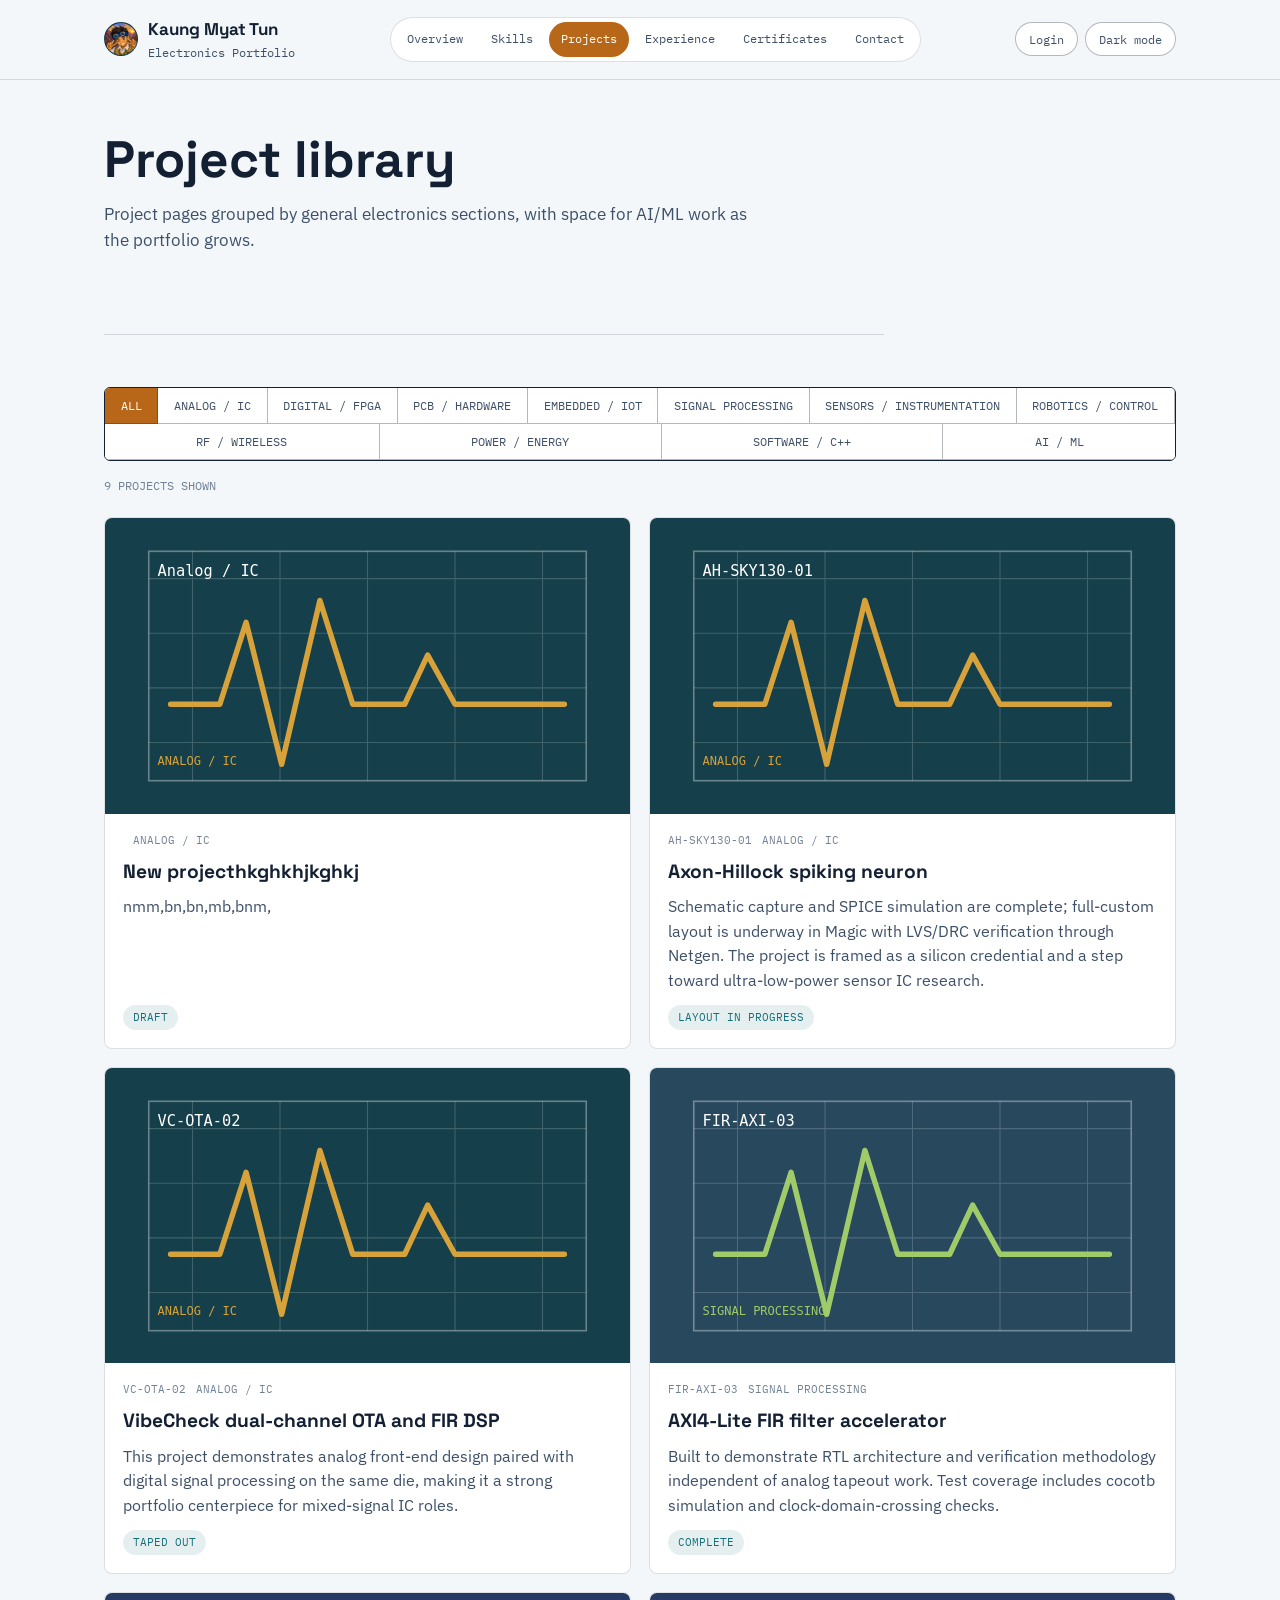
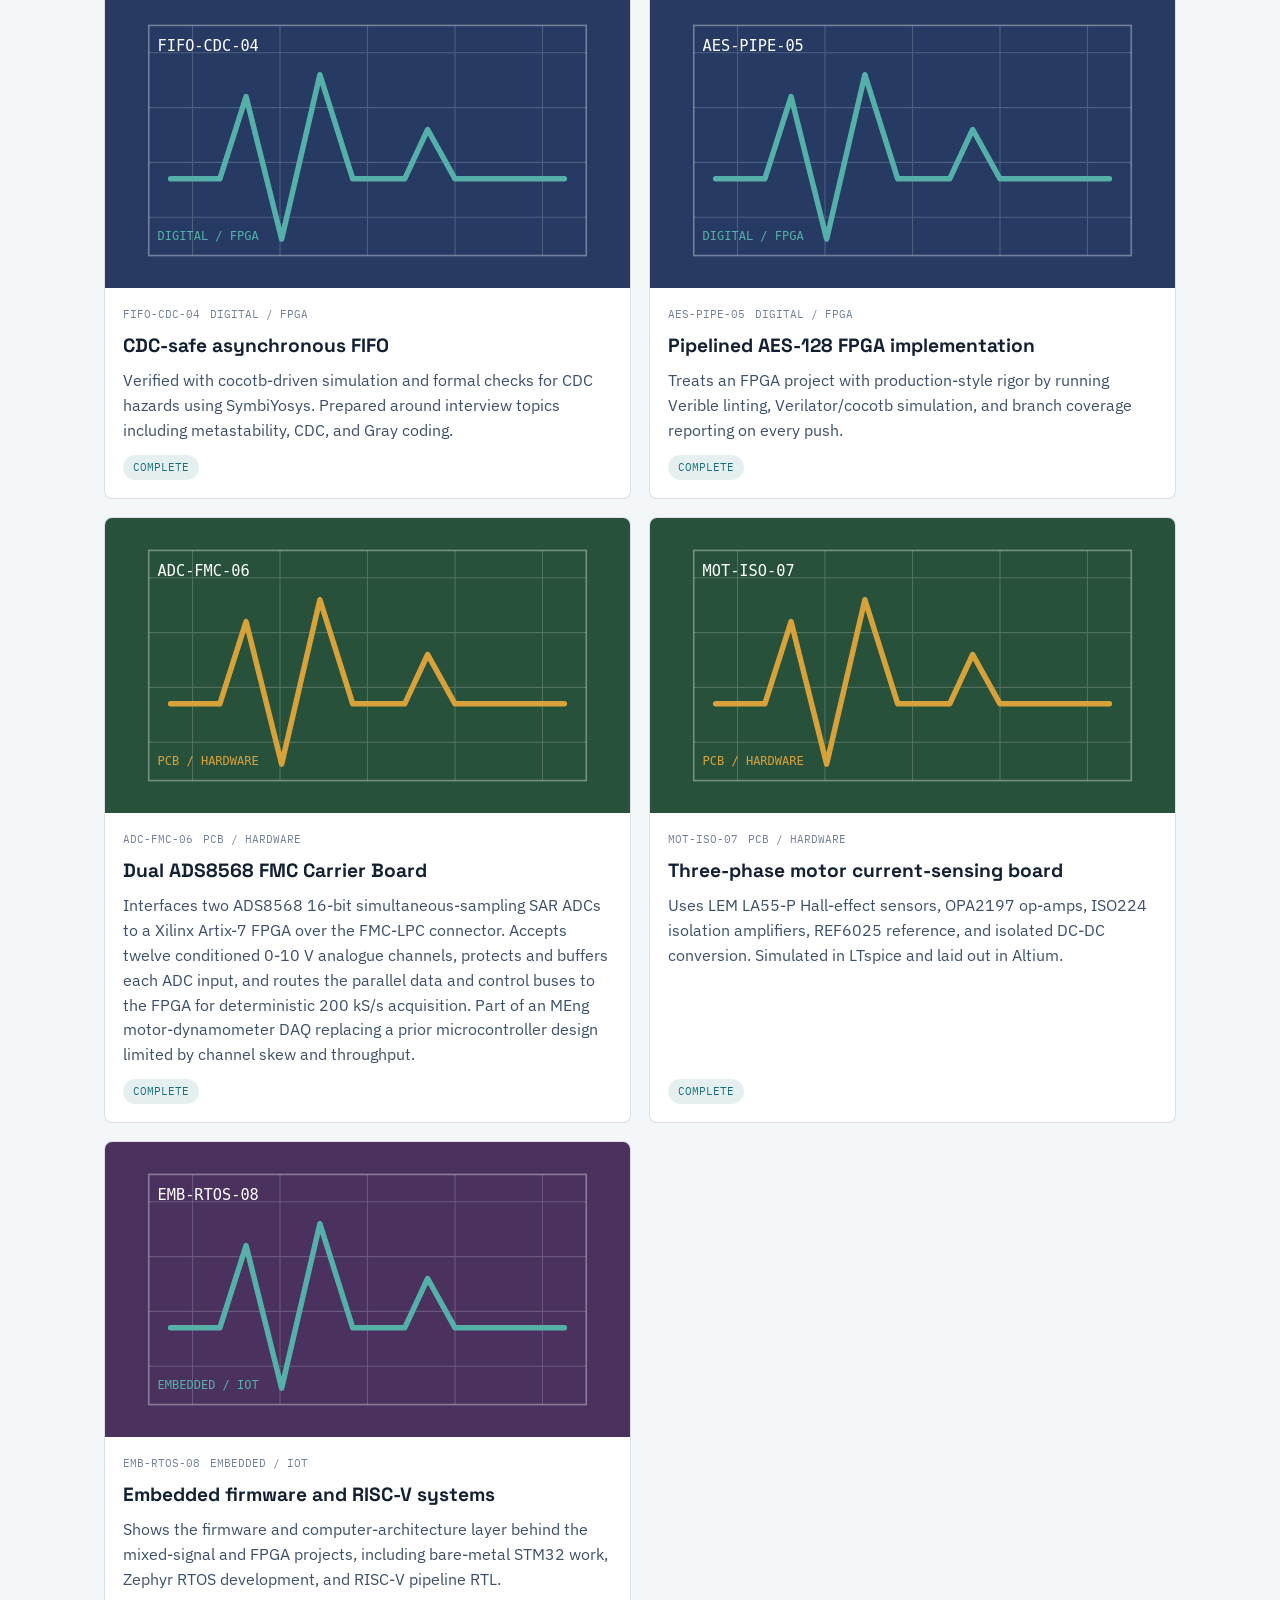
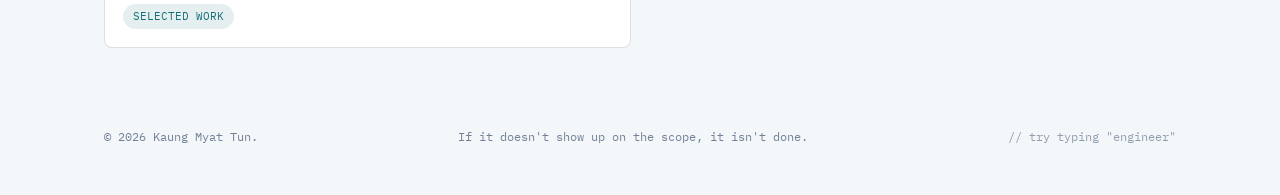
<file: projects.html>
<!DOCTYPE html>
<html lang="en">
<head>
<meta charset="UTF-8">
<script>
  (function () {
    var stored = localStorage.getItem("portfolio-theme");
    var prefersDark = window.matchMedia && window.matchMedia("(prefers-color-scheme: dark)").matches;
    document.documentElement.setAttribute("data-theme", stored || (prefersDark ? "dark" : "light"));
    if (localStorage.getItem("portfolio-engineer-mode") === "true") {
      document.documentElement.setAttribute("data-engineer-mode", "true");
    }
  })();
</script>
<meta name="viewport" content="width=device-width, initial-scale=1.0">
<title>Projects | Kaung Myat Tun</title>
<meta name="description" content="Electronics and AI project library across analog, digital, PCB, embedded, signal processing, power, and AI/ML work.">
<link rel="icon" id="favicon" href="">
<link rel="preconnect" href="https://fonts.googleapis.com">
<link rel="preconnect" href="https://fonts.gstatic.com" crossorigin>
<link href="https://fonts.googleapis.com/css2?family=Space+Grotesk:wght@400;500;600;700&family=IBM+Plex+Sans:wght@400;500;600&family=IBM+Plex+Mono:wght@400;500;600&display=swap" rel="stylesheet">
<link rel="stylesheet" href="style.css">
<script type="speculationrules">
{
  "prerender": [
    {
      "where": {
        "and": [
          { "href_matches": "/*" },
          { "not": { "href_matches": "/admin/*" } }
        ]
      },
      "eagerness": "moderate"
    }
  ]
}
</script>
</head>
<body data-page="projects">

<header class="masthead">
  <div class="masthead-inner">
    <a class="brand" href="index.html">
      <span class="brand-avatar">
        <img class="profile-photo" src="" alt="" data-profile-hero-photo hidden>
        <span class="profile-photo-placeholder" data-profile-hero-initials>KMT</span>
      </span>
      <span class="brand-text">
        <span class="part-number">Kaung Myat Tun</span>
        <span>Electronics Portfolio</span>
      </span>
    </a>
    <nav class="tab-nav" aria-label="Primary portfolio pages">
      <a class="nav-tab" href="index.html" data-page-link="overview">Overview</a>
      <a class="nav-tab" href="skills.html" data-page-link="skills">Skills</a>
      <a class="nav-tab" href="projects.html" data-page-link="projects">Projects</a>
      <a class="nav-tab" href="experience.html" data-page-link="experience">Experience</a>
      <a class="nav-tab" href="certificates.html" data-page-link="certificates">Certificates</a>
      <a class="nav-tab" href="contact.html" data-page-link="contact">Contact</a>
    </nav>
    <div class="masthead-right">
      <button type="button" class="theme-toggle" data-theme-toggle aria-pressed="false">Dark mode</button>
    </div>
  </div>
</header>

<main>
  <section class="section page-intro">
    <h1>Project library</h1>
    <p class="lede">Project pages grouped by general electronics sections, with space for AI/ML work as the portfolio grows.</p>
  </section>

  <section class="section">
    <div class="project-toolbar">
      <div class="project-tabs" aria-label="Project category filters">
        <button class="project-tab active" type="button" data-project-filter="all" aria-pressed="true">All</button>
        <button class="project-tab" type="button" data-project-filter="analog-ic" aria-pressed="false">Analog / IC</button>
        <button class="project-tab" type="button" data-project-filter="digital-fpga" aria-pressed="false">Digital / FPGA</button>
        <button class="project-tab" type="button" data-project-filter="pcb-hardware" aria-pressed="false">PCB / Hardware</button>
        <button class="project-tab" type="button" data-project-filter="embedded-iot" aria-pressed="false">Embedded / IoT</button>
        <button class="project-tab" type="button" data-project-filter="signal-processing" aria-pressed="false">Signal Processing</button>
        <button class="project-tab" type="button" data-project-filter="sensors-instrumentation" aria-pressed="false">Sensors / Instrumentation</button>
        <button class="project-tab" type="button" data-project-filter="robotics-control" aria-pressed="false">Robotics / Control</button>
        <button class="project-tab" type="button" data-project-filter="rf-wireless" aria-pressed="false">RF / Wireless</button>
        <button class="project-tab" type="button" data-project-filter="power-energy" aria-pressed="false">Power / Energy</button>
        <button class="project-tab" type="button" data-project-filter="software-cpp" aria-pressed="false">Software / C++</button>
        <button class="project-tab" type="button" data-project-filter="ai-ml" aria-pressed="false">AI / ML</button>
      </div>
      <div class="project-count" data-project-count>0 projects shown</div>
    </div>
    <div class="project-grid" data-project-grid></div>
  </section>
</main>

<footer class="footer">
  <span>&copy; 2026 Kaung Myat Tun.</span>
  <span>If it doesn't show up on the scope, it isn't done.</span>
  <span class="footer-hint">// try typing "engineer"</span>
</footer>

<script src="data.js"></script>
<script src="script.js"></script>
</body>
</html>
</file>
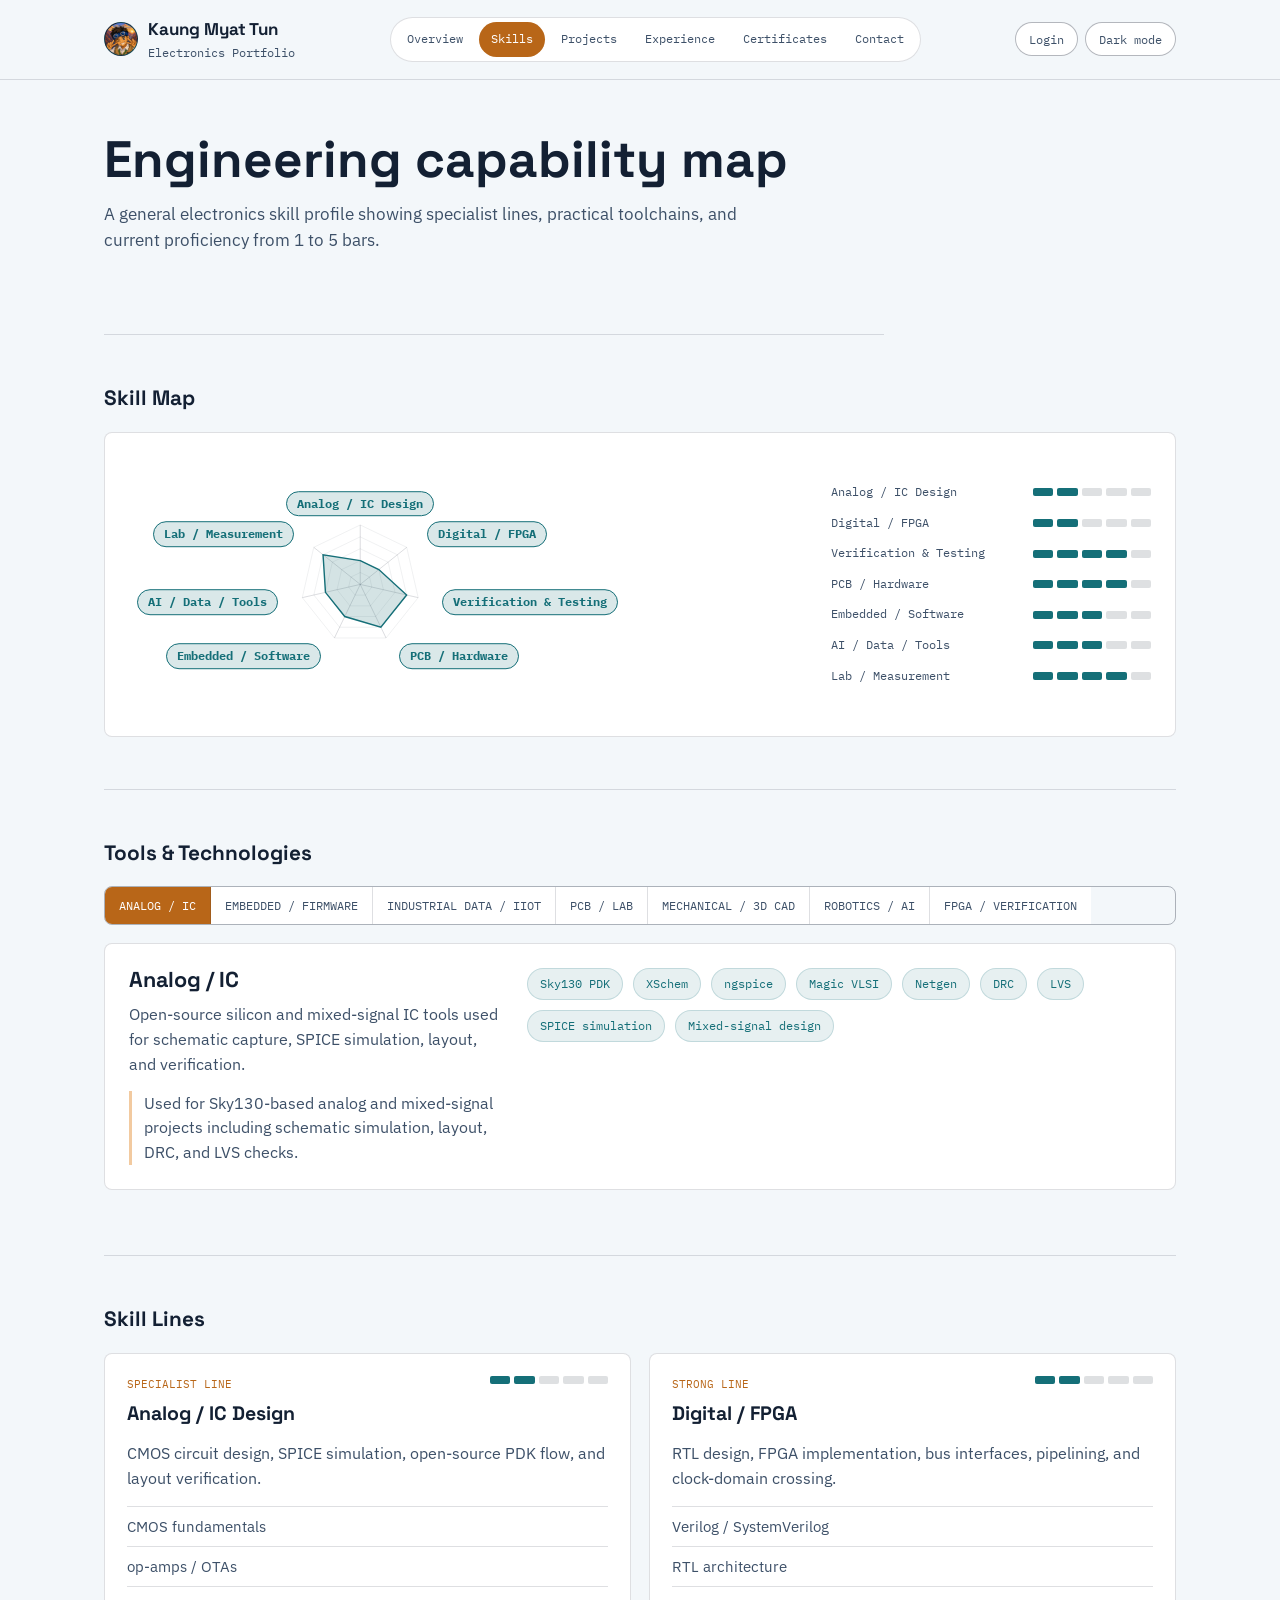
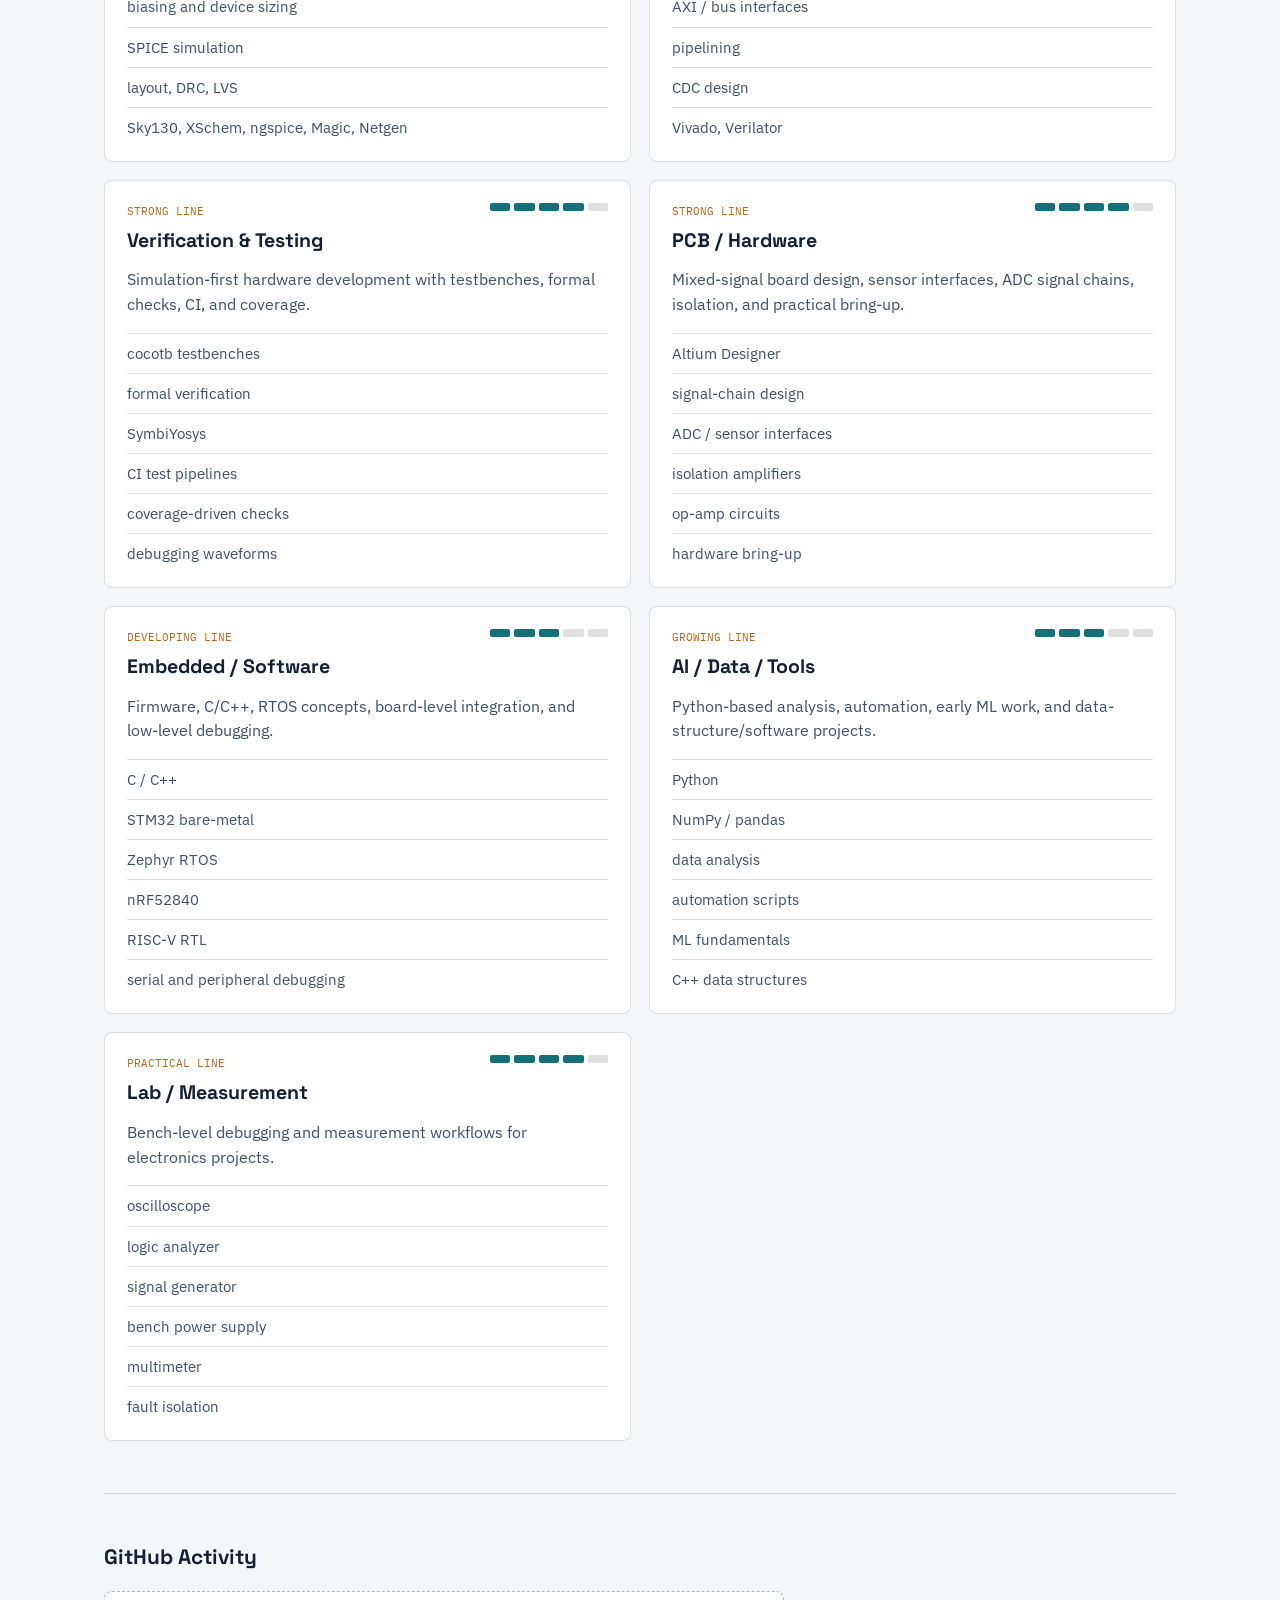
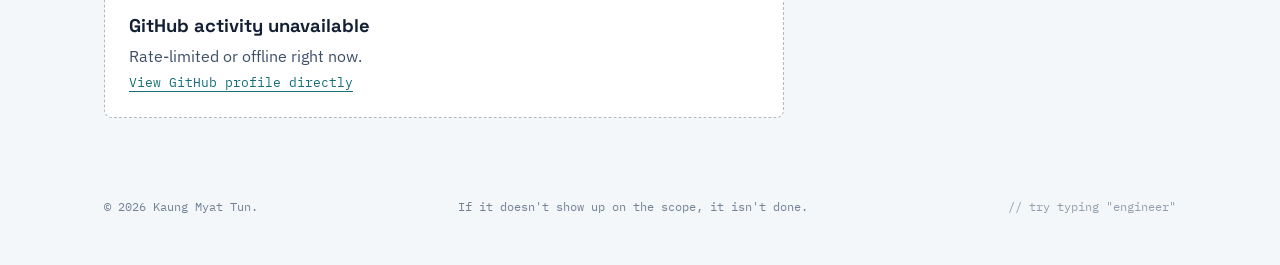
<file: skills.html>
<!DOCTYPE html>
<html lang="en">
<head>
<meta charset="UTF-8">
<script>
  (function () {
    var stored = localStorage.getItem("portfolio-theme");
    var prefersDark = window.matchMedia && window.matchMedia("(prefers-color-scheme: dark)").matches;
    document.documentElement.setAttribute("data-theme", stored || (prefersDark ? "dark" : "light"));
    if (localStorage.getItem("portfolio-engineer-mode") === "true") {
      document.documentElement.setAttribute("data-engineer-mode", "true");
    }
  })();
</script>
<meta name="viewport" content="width=device-width, initial-scale=1.0">
<title>Skills | Kaung Myat Tun</title>
<meta name="description" content="Skills and toolchains for Kaung Myat Tun's electronics, embedded, PCB, FPGA, and intelligent sensing portfolio.">
<link rel="icon" id="favicon" href="">
<link rel="preconnect" href="https://fonts.googleapis.com">
<link rel="preconnect" href="https://fonts.gstatic.com" crossorigin>
<link href="https://fonts.googleapis.com/css2?family=Space+Grotesk:wght@400;500;600;700&family=IBM+Plex+Sans:wght@400;500;600&family=IBM+Plex+Mono:wght@400;500;600&display=swap" rel="stylesheet">
<link rel="stylesheet" href="style.css">
<script type="speculationrules">
{
  "prerender": [
    {
      "where": {
        "and": [
          { "href_matches": "/*" },
          { "not": { "href_matches": "/admin/*" } }
        ]
      },
      "eagerness": "moderate"
    }
  ]
}
</script>
</head>
<body data-page="skills">

<header class="masthead">
  <div class="masthead-inner">
    <a class="brand" href="index.html">
      <span class="brand-avatar">
        <img class="profile-photo" src="" alt="" data-profile-hero-photo hidden>
        <span class="profile-photo-placeholder" data-profile-hero-initials>KMT</span>
      </span>
      <span class="brand-text">
        <span class="part-number">Kaung Myat Tun</span>
        <span>Electronics Portfolio</span>
      </span>
    </a>
    <nav class="tab-nav" aria-label="Primary portfolio pages">
      <a class="nav-tab" href="index.html" data-page-link="overview">Overview</a>
      <a class="nav-tab" href="skills.html" data-page-link="skills">Skills</a>
      <a class="nav-tab" href="projects.html" data-page-link="projects">Projects</a>
      <a class="nav-tab" href="experience.html" data-page-link="experience">Experience</a>
      <a class="nav-tab" href="certificates.html" data-page-link="certificates">Certificates</a>
      <a class="nav-tab" href="contact.html" data-page-link="contact">Contact</a>
    </nav>
    <div class="masthead-right">
      <button type="button" class="theme-toggle" data-theme-toggle aria-pressed="false">Dark mode</button>
    </div>
  </div>
</header>

<main>
  <section class="section page-intro">
    <h1>Engineering capability map</h1>
    <p class="lede">A general electronics skill profile showing specialist lines, practical toolchains, and current proficiency from 1 to 5 bars.</p>
  </section>

  <section class="section">
    <h2>Skill Map</h2>
    <div data-skill-map></div>
  </section>

  <section class="section">
    <h2>Tools &amp; Technologies</h2>
    <div class="toolkit" data-toolkit></div>
  </section>

  <section class="section">
    <h2>Skill Lines</h2>
    <div class="skill-grid" data-skill-groups></div>
  </section>

  <section class="section">
    <h2>GitHub Activity</h2>
    <div data-github-activity></div>
  </section>
</main>

<footer class="footer">
  <span>&copy; 2026 Kaung Myat Tun.</span>
  <span>If it doesn't show up on the scope, it isn't done.</span>
  <span class="footer-hint">// try typing "engineer"</span>
</footer>

<script src="data.js"></script>
<script src="script.js"></script>
</body>
</html>
</file>
<file: style.css>
:root {
  --bg: #F3F7FA;
  --surface: #FFFFFF;
  --surface-2: #E8EFF5;
  --ink: #132033;
  --ink-soft: #3D5068;
  --muted: #728196;
  --line: rgba(22, 32, 51, 0.14);
  --line-strong: rgba(22, 32, 51, 0.32);
  --accent: #E28A2E;
  --accent-deep: #B86618;
  --teal: #156F78;
  --danger: #A94332;
  --scope-bg: #EDF4F7;
  --panel-dark: #132033;
  --panel-ink: #F3F7FA;
  --max-width: 1120px;
  --font-display: "Space Grotesk", sans-serif;
  --font-body: "IBM Plex Sans", sans-serif;
  --font-mono: "IBM Plex Mono", monospace;
  color-scheme: light;
}

@media (prefers-color-scheme: dark) {
  :root:not([data-theme="light"]) {
    --bg: #0A0F1A;
    --surface: #101827;
    --surface-2: #182238;
    --ink: #E7EEF6;
    --ink-soft: #AEBBCF;
    --muted: #7C8AA0;
    --line: rgba(231, 238, 246, 0.1);
    --line-strong: rgba(231, 238, 246, 0.24);
    --accent: #F2A93C;
    --accent-deep: #F0A020;
    --teal: #4DD0C7;
    --danger: #E2695A;
    --scope-bg: #0C1524;
    color-scheme: dark;
  }
}

:root[data-theme="dark"] {
  --bg: #0A0F1A;
  --surface: #101827;
  --surface-2: #182238;
  --ink: #E7EEF6;
  --ink-soft: #AEBBCF;
  --muted: #7C8AA0;
  --line: rgba(231, 238, 246, 0.1);
  --line-strong: rgba(231, 238, 246, 0.24);
  --accent: #F2A93C;
  --accent-deep: #F0A020;
  --teal: #4DD0C7;
  --danger: #E2695A;
  --scope-bg: #0C1524;
  color-scheme: dark;
}

:root[data-engineer-mode="true"] {
  --bg: #05070A;
  --surface: #0A120C;
  --surface-2: #0F1A11;
  --ink: #6FFFA6;
  --ink-soft: #4CD98A;
  --muted: #2E8F5C;
  --line: rgba(111, 255, 166, 0.18);
  --line-strong: rgba(111, 255, 166, 0.4);
  --accent: #6FFFA6;
  --accent-deep: #35C77A;
  --teal: #4CD98A;
  --danger: #FF5C5C;
  --scope-bg: #050A06;
  --panel-dark: #05070A;
  --panel-ink: #6FFFA6;
  color-scheme: dark;
}

:root[data-engineer-mode="true"] body,
:root[data-engineer-mode="true"] h1,
:root[data-engineer-mode="true"] h2,
:root[data-engineer-mode="true"] h3 {
  font-family: var(--font-mono);
}

.engineer-scanlines {
  background: repeating-linear-gradient(
    0deg,
    rgba(0, 0, 0, 0.18) 0px,
    rgba(0, 0, 0, 0.18) 1px,
    transparent 1px,
    transparent 2px
  );
  inset: 0;
  opacity: 0;
  pointer-events: none;
  position: fixed;
  transition: opacity 0.2s ease;
  z-index: 9998;
}

:root[data-engineer-mode="true"] .engineer-scanlines {
  opacity: 1;
}

.engineer-exit {
  background: var(--panel-dark);
  border: 1px solid rgba(111, 255, 166, 0.4);
  border-radius: 999px;
  bottom: 20px;
  color: var(--panel-ink);
  cursor: pointer;
  display: none;
  font-family: var(--font-mono);
  font-size: 12px;
  padding: 9px 16px;
  position: fixed;
  right: 20px;
  z-index: 9999;
}

:root[data-engineer-mode="true"] .engineer-exit {
  display: inline-flex;
}

.engineer-boot-overlay {
  align-items: center;
  background: #05070A;
  color: #6FFFA6;
  display: flex;
  flex-direction: column;
  font-family: var(--font-mono);
  font-size: 14px;
  gap: 6px;
  inset: 0;
  justify-content: center;
  position: fixed;
  z-index: 10000;
}

.engineer-boot-overlay p {
  margin: 0;
}

body {
  transition: background-color 0.15s ease, color 0.15s ease;
}

/* Smooth cross-fade between full page navigations (Overview -> Skills ->
   Projects etc.) on browsers that support it. No JS, no SPA rewrite --
   unsupported browsers just get the normal instant navigation, same as
   before. */
@view-transition {
  navigation: auto;
}

::view-transition-old(root),
::view-transition-new(root) {
  animation-duration: 0.22s;
  animation-timing-function: ease;
}

* {
  box-sizing: border-box;
}

[hidden] {
  display: none !important;
}

.sr-only {
  border: 0;
  clip: rect(0, 0, 0, 0);
  height: 1px;
  margin: -1px;
  overflow: hidden;
  padding: 0;
  position: absolute;
  width: 1px;
}

html {
  scroll-behavior: smooth;
}

body {
  margin: 0;
  background: var(--bg);
  color: var(--ink);
  font-family: var(--font-body);
  font-size: 16px;
  line-height: 1.55;
  -webkit-font-smoothing: antialiased;
}

img {
  max-width: 100%;
}

a {
  color: var(--teal);
  text-decoration: none;
  border-bottom: 1px solid currentColor;
}

a:hover {
  color: var(--accent-deep);
}

a:focus-visible,
button:focus-visible,
input:focus-visible,
textarea:focus-visible,
select:focus-visible {
  outline: 2px solid var(--accent);
  outline-offset: 3px;
}

.masthead {
  background: color-mix(in srgb, var(--bg) 94%, transparent);
  border-bottom: 1px solid var(--line);
  position: sticky;
  top: 0;
  z-index: 20;
  backdrop-filter: blur(12px);
}

.masthead-inner {
  max-width: var(--max-width);
  margin: 0 auto;
  padding: 16px 24px;
  display: flex;
  align-items: center;
  justify-content: space-between;
  gap: 22px;
  font-family: var(--font-mono);
  font-size: 12px;
  color: var(--ink-soft);
}

.brand {
  align-items: center;
  display: flex;
  gap: 10px;
  color: var(--ink);
  border: 0;
  min-width: 190px;
}

.brand-avatar {
  aspect-ratio: 1;
  background:
    linear-gradient(135deg, rgba(19, 32, 51, 0.94), rgba(21, 111, 120, 0.72)),
    var(--panel-dark);
  border: 1px solid var(--line);
  border-radius: 999px;
  display: grid;
  flex: 0 0 auto;
  grid-template-columns: 1fr;
  grid-template-rows: 1fr;
  overflow: hidden;
  place-items: center;
  width: 34px;
}

.brand-avatar .profile-photo {
  grid-area: 1 / 1;
  height: 100%;
  object-fit: cover;
  width: 100%;
}

.brand-avatar .profile-photo-placeholder {
  border-color: rgba(255, 255, 255, 0.34);
  color: var(--panel-ink);
  font-size: 0.7rem;
  grid-area: 1 / 1;
  height: 100%;
  width: 100%;
}

.brand-text {
  display: flex;
  flex-direction: column;
  gap: 2px;
}

.brand-text span:last-child {
  color: var(--ink-soft);
}

.part-number {
  font-family: var(--font-display);
  font-size: 17px;
  font-weight: 700;
}

.masthead-mid {
  color: var(--muted);
  text-align: center;
}

.masthead-right a {
  border: 1px solid var(--line-strong);
  border-radius: 999px;
  color: var(--ink-soft);
  display: inline-flex;
  min-height: 34px;
  align-items: center;
  padding: 7px 13px;
}

.tab-nav {
  margin: 0;
  padding: 4px;
  display: flex;
  gap: 4px;
  overflow-x: auto;
  border: 1px solid var(--line);
  border-radius: 999px;
  background: var(--surface);
  scrollbar-width: thin;
}

.nav-tab {
  border: 0;
  border-radius: 999px;
  color: var(--ink-soft);
  display: block;
  flex: 0 0 auto;
  font-family: var(--font-mono);
  font-size: 12px;
  padding: 8px 12px;
  transition: background-color 0.15s ease, color 0.15s ease;
}

.nav-tab:hover {
  background: var(--surface-2);
  color: var(--ink);
}

.nav-tab.active,
.nav-tab[aria-current="page"] {
  background: var(--accent-deep);
  color: var(--surface);
}

main {
  max-width: var(--max-width);
  margin: 0 auto;
  padding: 0 24px;
}

.section {
  padding: 52px 0;
  border-bottom: 1px solid var(--line);
}

.section:last-child {
  border-bottom: 0;
}

.section-compact {
  padding: 36px 0;
}

.section-head {
  display: flex;
  align-items: center;
  justify-content: space-between;
  gap: 18px;
  margin-bottom: 22px;
}

h1,
h2,
h3 {
  font-family: var(--font-display);
  line-height: 1.1;
}

h1 {
  font-size: 3.2rem;
  margin: 0 0 14px;
}

.hero-name-row {
  align-items: center;
  display: flex;
  gap: 20px;
}

.hero-name-row h1 {
  margin: 0 0 14px;
}

.hero-avatar {
  aspect-ratio: 1;
  background:
    linear-gradient(135deg, rgba(19, 32, 51, 0.94), rgba(21, 111, 120, 0.72)),
    var(--panel-dark);
  border: 1px solid var(--line);
  border-radius: 18px;
  display: grid;
  flex: 0 0 auto;
  grid-template-columns: 1fr;
  grid-template-rows: 1fr;
  overflow: hidden;
  place-items: center;
  position: relative;
  width: 84px;
}

.hero-avatar .profile-photo {
  grid-area: 1 / 1;
  height: 100%;
  object-fit: cover;
  width: 100%;
}

.hero-avatar .profile-photo-placeholder {
  border-color: rgba(255, 255, 255, 0.34);
  border-radius: 14px;
  color: var(--panel-ink);
  font-size: 1.7rem;
  grid-area: 1 / 1;
  height: 100%;
  width: 100%;
}

h2 {
  font-size: 1.3rem;
  margin: 0;
}

.section > h2:first-child {
  margin-bottom: 22px;
}

h3 {
  font-size: 1.05rem;
  margin: 0;
}

.page-intro {
  max-width: 780px;
}

.role {
  color: var(--teal);
  font-family: var(--font-mono);
  font-size: 13px;
  margin: 0 0 20px;
  text-transform: uppercase;
}

.lede {
  color: var(--ink-soft);
  font-size: 1.04rem;
  margin: 0 0 28px;
  max-width: 66ch;
}

.lede-why {
  border-left: 3px solid rgba(226, 138, 46, 0.45);
  color: var(--ink);
  font-style: italic;
  padding-left: 14px;
}

.timeline-next {
  border-left: 3px solid rgba(21, 111, 120, 0.45);
  color: var(--ink-soft);
  margin: 18px 0 0;
  max-width: 72ch;
  padding-left: 14px;
}

.theme-toggle {
  align-items: center;
  background: var(--surface);
  border: 1px solid var(--line-strong);
  border-radius: 999px;
  color: var(--ink-soft);
  cursor: pointer;
  display: inline-flex;
  font-family: var(--font-mono);
  font-size: 12px;
  gap: 6px;
  min-height: 34px;
  padding: 7px 13px;
}

.theme-toggle:hover {
  background: var(--surface-2);
  color: var(--ink);
}

.hero-grid {
  display: grid;
  grid-template-columns: minmax(0, 1.05fr) minmax(320px, 0.95fr);
  gap: 48px;
  align-items: center;
}

.hero-actions,
.form-actions,
.admin-actions {
  display: flex;
  gap: 12px;
  flex-wrap: wrap;
  align-items: center;
}

.btn {
  appearance: none;
  background: transparent;
  border: 1.5px solid var(--teal);
  border-radius: 6px;
  color: var(--teal);
  cursor: pointer;
  display: inline-flex;
  align-items: center;
  justify-content: center;
  font-family: var(--font-mono);
  font-size: 13px;
  min-height: 42px;
  padding: 10px 16px;
}

.btn-primary {
  background: var(--accent);
  border-color: var(--accent);
  box-shadow: 0 4px 14px rgba(226, 138, 46, 0.35);
  color: var(--panel-dark);
  font-weight: 600;
}

.btn-primary:hover {
  background: var(--teal);
  border-color: var(--teal);
  box-shadow: 0 4px 14px rgba(21, 111, 120, 0.35);
  color: var(--surface);
}

.btn-ghost:hover {
  border-color: var(--teal);
  color: var(--teal);
}

.btn-small {
  font-size: 12px;
  min-height: 34px;
  padding: 7px 11px;
}

.btn-danger {
  border-color: var(--danger);
  color: var(--danger);
}

.btn-danger:hover {
  background: var(--danger);
  color: var(--surface);
}

.inline-link {
  color: var(--teal);
  font-family: var(--font-mono);
  font-size: 13px;
}

.hero-scope {
  background: var(--surface);
  border: 1.5px solid var(--line-strong);
  border-radius: 6px;
  padding: 14px 16px 16px;
}

.hero-profile-card {
  background:
    linear-gradient(135deg, rgba(226, 138, 46, 0.13), rgba(21, 111, 120, 0.1)),
    var(--surface);
  border: 1px solid var(--line-strong);
  border-radius: 8px;
  display: grid;
  gap: 20px;
  padding: 20px;
}

.profile-photo-frame {
  aspect-ratio: 4 / 3;
  background:
    linear-gradient(135deg, rgba(19, 32, 51, 0.92), rgba(21, 111, 120, 0.76)),
    var(--panel-dark);
  border: 1px solid var(--line);
  border-radius: 8px;
  display: grid;
  overflow: hidden;
  place-items: center;
}

.profile-photo {
  display: block;
  height: 100%;
  object-fit: cover;
  width: 100%;
}

.profile-photo-placeholder {
  align-items: center;
  border: 1px solid rgba(255, 255, 255, 0.28);
  border-radius: 999px;
  color: var(--panel-ink);
  display: flex;
  font-family: var(--font-display);
  font-size: clamp(2.6rem, 8vw, 5rem);
  font-weight: 700;
  height: 44%;
  justify-content: center;
  letter-spacing: 0;
  width: 44%;
}

.profile-card-body {
  display: grid;
  gap: 12px;
}

.profile-card-body h2 {
  font-size: 1.55rem;
}

.profile-card-body p {
  color: var(--ink-soft);
  margin: 0;
}

.profile-facts {
  display: flex;
  flex-wrap: wrap;
  gap: 8px;
}

.profile-facts span {
  background: rgba(21, 111, 120, 0.1);
  border: 1px solid rgba(21, 111, 120, 0.16);
  border-radius: 999px;
  color: var(--teal);
  font-family: var(--font-mono);
  font-size: 11px;
  padding: 5px 10px;
}

.hero-signal-card {
  background:
    linear-gradient(135deg, rgba(226, 138, 46, 0.14), rgba(21, 111, 120, 0.1)),
    var(--surface);
  border: 1px solid var(--line-strong);
  border-radius: 8px;
  display: grid;
  gap: 14px;
  padding: 18px;
}

.monitor-header {
  align-items: center;
  display: grid;
  grid-template-columns: minmax(0, 1fr) auto;
  gap: 14px;
}

.signal-profile-copy {
  min-width: 0;
}

.signal-profile-copy h2 {
  font-size: 1.25rem;
  margin-bottom: 4px;
}

.signal-profile-copy p {
  color: var(--ink-soft);
  font-family: var(--font-mono);
  font-size: 12px;
  margin: 0;
  text-transform: uppercase;
}

.monitor-status {
  align-items: center;
  background: rgba(21, 111, 120, 0.1);
  border: 1px solid rgba(21, 111, 120, 0.18);
  border-radius: 999px;
  color: var(--teal);
  display: inline-flex;
  font-family: var(--font-mono);
  font-size: 11px;
  gap: 7px;
  padding: 7px 10px;
  text-transform: uppercase;
  white-space: nowrap;
}

.status-dot {
  background: var(--teal);
  border-radius: 999px;
  box-shadow: 0 0 0 5px rgba(21, 111, 120, 0.12);
  display: block;
  height: 8px;
  width: 8px;
}

.system-flow {
  background: rgba(19, 32, 51, 0.04);
  border: 1px solid var(--line);
  border-radius: 8px;
  display: grid;
  gap: 1px;
  grid-template-columns: repeat(5, minmax(0, 1fr));
  overflow: hidden;
}

.system-node {
  background: var(--surface);
  display: grid;
  gap: 3px;
  min-height: 82px;
  padding: 13px 12px;
  position: relative;
}

.system-node::after {
  background: var(--line);
  content: "";
  height: 2px;
  position: absolute;
  right: -1px;
  top: 50%;
  width: 12px;
}

.system-node:last-child::after {
  display: none;
}

.system-node span {
  color: var(--accent-deep);
  font-family: var(--font-mono);
  font-size: 10px;
}

.system-node strong {
  color: var(--ink);
  font-family: var(--font-display);
  font-size: 1rem;
}

.system-node em {
  color: var(--muted);
  font-family: var(--font-mono);
  font-size: 10px;
  font-style: normal;
  text-transform: uppercase;
}

.system-node.active {
  background: linear-gradient(180deg, rgba(226, 138, 46, 0.14), rgba(21, 111, 120, 0.08)), var(--surface);
}

.system-node.active strong {
  color: var(--accent-deep);
}

.monitor-grid {
  display: grid;
  grid-template-columns: minmax(160px, 0.46fr) minmax(0, 1fr);
  gap: 14px;
  align-items: stretch;
}

.telemetry-panel {
  background: var(--panel-dark);
  border-radius: 8px;
  color: var(--panel-ink);
  display: grid;
  gap: 1px;
  overflow: hidden;
}

.telemetry-row {
  background: rgba(255, 255, 255, 0.055);
  display: grid;
  gap: 5px;
  min-height: 64px;
  padding: 12px;
}

.telemetry-row span {
  color: rgba(243, 247, 250, 0.68);
  font-family: var(--font-mono);
  font-size: 10px;
  text-transform: uppercase;
}

.telemetry-row strong {
  color: var(--accent);
  font-family: var(--font-display);
  font-size: 1.1rem;
  line-height: 1.1;
}

.signal-panel {
  background: var(--surface);
  border: 1px solid var(--line);
  border-radius: 8px;
  padding: 13px;
}

.signal-panel-head {
  color: var(--muted);
  display: flex;
  justify-content: space-between;
  gap: 12px;
  font-family: var(--font-mono);
  font-size: 11px;
  margin-bottom: 10px;
  text-transform: uppercase;
}

.signal-panel-head span:last-child {
  color: var(--accent-deep);
  font-weight: 600;
}

.signal-visual {
  aspect-ratio: 16 / 9;
  border: 1px solid var(--line-strong);
  border-radius: 8px;
  display: block;
  width: 100%;
}

.live-wave {
  fill: none;
  filter: drop-shadow(0 0 3px rgba(226, 138, 46, 0.35));
  stroke: var(--accent);
  stroke-linecap: round;
  stroke-linejoin: round;
  stroke-width: 3;
}

.live-wave-fill {
  fill: rgba(226, 138, 46, 0.12);
}

.spectrum-bar {
  fill: url(#signal-fill);
  opacity: 0.82;
}

.signal-metrics {
  color: var(--ink-soft);
  display: flex;
  flex-wrap: wrap;
  gap: 8px;
  font-family: var(--font-mono);
  font-size: 11px;
  justify-content: space-between;
  margin-top: 10px;
  text-transform: uppercase;
}

.monitor-stack {
  display: flex;
  flex-wrap: wrap;
  gap: 8px;
}

.monitor-stack span {
  background: rgba(21, 111, 120, 0.1);
  border: 1px solid rgba(21, 111, 120, 0.16);
  border-radius: 999px;
  color: var(--teal);
  font-family: var(--font-mono);
  font-size: 11px;
  padding: 5px 10px;
}

.scope-label {
  color: var(--muted);
  font-family: var(--font-mono);
  font-size: 11px;
  margin-bottom: 9px;
}

.scope {
  aspect-ratio: 2 / 1;
  border: 1px solid var(--line-strong);
  display: block;
  width: 100%;
}

.spike-trace {
  filter: drop-shadow(0 0 2px rgba(201, 130, 45, 0.45));
}

.scope-readout {
  color: var(--ink-soft);
  display: flex;
  justify-content: space-between;
  font-family: var(--font-mono);
  font-size: 12px;
  margin-top: 10px;
}

#vm-readout,
.scope-status,
.scope-status.firing {
  color: var(--accent-deep);
  font-weight: 600;
}

.metrics-grid {
  display: grid;
  grid-template-columns: repeat(4, minmax(0, 1fr));
  gap: 1px;
  background: var(--line-strong);
  border: 1px solid var(--line-strong);
  border-radius: 8px;
  overflow: hidden;
}

.metric {
  background: var(--surface);
  min-height: 126px;
  padding: 22px;
}

.metric-value {
  color: var(--teal);
  display: block;
  font-family: var(--font-display);
  font-size: 1.5rem;
  font-weight: 700;
  margin-bottom: 10px;
}

.metric-label {
  color: var(--ink-soft);
  display: block;
  font-size: 0.93rem;
}

.proof-strip {
  display: grid;
  grid-template-columns: repeat(5, minmax(0, 1fr));
  gap: 1px;
  background: var(--line-strong);
  border: 1px solid var(--line-strong);
  border-radius: 8px;
  overflow: hidden;
}

.proof-item {
  background: linear-gradient(180deg, var(--surface) 0%, var(--surface-2) 100%);
  min-height: 112px;
  padding: 20px;
}

.proof-value {
  color: var(--accent-deep);
  display: block;
  font-family: var(--font-display);
  font-size: 1.35rem;
  font-weight: 700;
  line-height: 1.05;
  margin-bottom: 10px;
  overflow-wrap: anywhere;
}

.proof-label {
  color: var(--ink-soft);
  display: block;
  font-size: 0.9rem;
}

.features-grid {
  display: grid;
  grid-template-columns: repeat(3, minmax(0, 1fr));
  gap: 1px;
  background: var(--line-strong);
  border: 1px solid var(--line-strong);
  border-radius: 8px;
  overflow: hidden;
}

.feature {
  background: var(--surface);
  min-height: 136px;
  padding: 22px;
}

.feature-tag {
  color: var(--accent-deep);
  display: block;
  font-family: var(--font-mono);
  font-size: 11px;
  margin-bottom: 10px;
  text-transform: uppercase;
}

.feature p {
  color: var(--ink-soft);
  margin: 0;
}

.skill-map-card {
  background: var(--surface);
  border: 1px solid var(--line);
  border-radius: 8px;
  display: grid;
  grid-template-columns: minmax(340px, 420px) minmax(240px, 320px);
  justify-content: space-between;
  gap: 24px;
  align-items: center;
  padding: 24px;
}

.skill-radar-wrap {
  position: relative;
  width: 100%;
  min-width: 0;
}

.skill-radar {
  display: block;
  overflow: visible;
  width: 100%;
}

.skill-radar-ring {
  fill: none;
  stroke: var(--line);
  stroke-width: 1;
}

.skill-radar-axis {
  stroke: var(--line-strong);
  stroke-width: 1;
}

.skill-radar-shape {
  fill: rgba(18, 100, 106, 0.18);
  stroke: var(--teal);
  stroke-width: 3;
}

.skill-radar-label {
  position: absolute;
  transform: translate(-50%, -50%);
  width: max-content;
  text-align: center;
  white-space: nowrap;
  line-height: 1.3;
  padding: 4px 10px;
  border-radius: 999px;
  background: color-mix(in srgb, var(--teal) 16%, var(--surface));
  border: 1px solid var(--teal);
  color: var(--teal);
  font-family: var(--font-mono);
  font-weight: 700;
  font-size: 12px;
  pointer-events: none;
}

.skill-radar-label[data-anchor="start"] {
  transform: translate(4px, -50%);
}

.skill-radar-label[data-anchor="end"] {
  transform: translate(calc(-100% - 4px), -50%);
}

.skill-map-legend {
  display: grid;
  gap: 12px;
  max-width: 340px;
}

.skill-map-row {
  align-items: center;
  display: grid;
  grid-template-columns: minmax(0, 1fr) 118px;
  gap: 14px;
  color: var(--ink-soft);
  font-family: var(--font-mono);
  font-size: 12px;
}

.toolkit {
  display: grid;
  gap: 18px;
}

.toolkit-tabs {
  border: 1px solid var(--line-strong);
  border-radius: 8px;
  display: flex;
  max-width: 100%;
  overflow-x: auto;
  scrollbar-width: thin;
}

.toolkit-tab {
  appearance: none;
  background: var(--surface);
  border: 0;
  border-right: 1px solid var(--line);
  color: var(--ink-soft);
  cursor: pointer;
  flex: 0 0 auto;
  font-family: var(--font-mono);
  font-size: 12px;
  padding: 11px 14px;
  text-transform: uppercase;
  transition: background-color 0.15s ease, color 0.15s ease;
}

.toolkit-tab:last-child {
  border-right: 0;
}

.toolkit-tab:hover {
  background: var(--surface-2);
  color: var(--ink);
}

.toolkit-tab.active {
  background: var(--accent-deep);
  color: var(--surface);
}

.toolkit-panels {
  min-height: 260px;
}

.toolkit-panel {
  background: var(--surface);
  border: 1px solid var(--line);
  border-radius: 8px;
  display: grid;
  grid-template-columns: minmax(260px, 0.75fr) minmax(0, 1.25fr);
  gap: 24px;
  padding: 24px;
}

.toolkit-copy h2 {
  font-size: 1.35rem;
  margin-bottom: 10px;
}

.toolkit-copy p {
  color: var(--ink-soft);
  margin: 0;
}

.toolkit-context {
  border-left: 3px solid rgba(226, 138, 46, 0.45);
  margin-top: 14px !important;
  padding-left: 12px;
}

.tool-chip-grid {
  align-content: start;
  display: flex;
  flex-wrap: wrap;
  gap: 10px;
}

.tool-chip {
  background: rgba(21, 111, 120, 0.1);
  border: 1px solid rgba(21, 111, 120, 0.18);
  border-radius: 999px;
  color: var(--teal);
  display: inline-flex;
  font-family: var(--font-mono);
  font-size: 12px;
  line-height: 1;
  padding: 9px 12px;
}

.toolkit-edit-list {
  display: grid;
  gap: 18px;
}

.toolkit-panel-editable {
  position: relative;
}

.toolkit-panel-editable [data-tool-chip-add] {
  grid-column: 1 / -1;
  justify-self: start;
}

.tool-chip-editable {
  align-items: center;
  gap: 6px;
  padding-right: 8px;
}

.tool-chip-editable .editable-field {
  min-width: 20px;
}

.tool-chip-remove {
  align-items: center;
  background: transparent;
  border: 0;
  border-radius: 999px;
  color: var(--teal);
  cursor: pointer;
  display: flex;
  font-size: 13px;
  height: 16px;
  justify-content: center;
  line-height: 1;
  width: 16px;
}

.tool-chip-remove:hover {
  background: var(--danger);
  color: var(--surface);
}

.github-panel {
  display: grid;
  gap: 18px;
}

.github-stats {
  display: flex;
  flex-wrap: wrap;
  gap: 10px;
}

.github-stats span {
  background: rgba(21, 111, 120, 0.1);
  border: 1px solid rgba(21, 111, 120, 0.18);
  border-radius: 999px;
  color: var(--teal);
  font-family: var(--font-mono);
  font-size: 12px;
  padding: 6px 12px;
}

.github-repo-list {
  display: grid;
  gap: 12px;
}

.github-repo {
  background: var(--surface);
  border: 1px solid var(--line);
  border-radius: 8px;
  display: grid;
  gap: 6px;
  padding: 16px 18px;
}

.github-repo-head {
  align-items: center;
  display: flex;
  flex-wrap: wrap;
  gap: 12px;
  justify-content: space-between;
}

.github-repo-head a {
  color: var(--ink);
  font-family: var(--font-display);
  font-size: 1.02rem;
}

.github-repo-updated {
  color: var(--muted);
  font-family: var(--font-mono);
  font-size: 11px;
  white-space: nowrap;
}

.github-repo p {
  color: var(--ink-soft);
  margin: 0;
}

.github-repo-lang {
  color: var(--accent-deep);
  font-family: var(--font-mono);
  font-size: 11px;
  text-transform: uppercase;
}

.skill-meter {
  display: grid;
  grid-template-columns: repeat(5, 1fr);
  gap: 4px;
  width: 118px;
}

.skill-meter span {
  background: var(--line);
  border-radius: 2px;
  display: block;
  height: 8px;
}

.skill-meter span.filled {
  background: var(--teal);
}

.skill-grid {
  display: grid;
  grid-template-columns: repeat(2, minmax(0, 1fr));
  gap: 18px;
}

.skill-card {
  background: var(--surface);
  border: 1px solid var(--line);
  border-radius: 8px;
  display: flex;
  flex-direction: column;
  gap: 16px;
  min-height: 100%;
  padding: 22px;
}

.skill-card-head {
  display: flex;
  align-items: flex-start;
  justify-content: space-between;
  gap: 18px;
}

.skill-card h2 {
  font-size: 1.22rem;
}

.skill-card p {
  color: var(--ink-soft);
  margin: 0;
}

.skill-list {
  display: grid;
  gap: 8px;
  list-style: none;
  margin: 0;
  padding: 0;
}

.skill-list li {
  border-top: 1px solid var(--line);
  color: var(--ink-soft);
  font-size: 0.93rem;
  padding-top: 8px;
}

.skill-list-more {
  margin-top: 8px;
}

.skill-list-more summary {
  color: var(--teal);
  cursor: pointer;
  font-family: var(--font-mono);
  font-size: 11px;
  text-transform: uppercase;
}

.skill-list-more .skill-list {
  margin-top: 8px;
}

.skill-card-editable {
  position: relative;
}

.skill-card-editable .skill-card-head {
  padding-right: 34px;
}

.skill-meter-editable span {
  cursor: pointer;
}

.skill-meter-editable span:hover {
  background: var(--teal);
  opacity: 0.6;
}

.skill-list-edit {
  display: grid;
  gap: 6px;
  list-style: none;
  margin: 0 0 10px;
  padding: 0;
}

.skill-item-edit {
  align-items: center;
  border-top: 1px solid var(--line);
  display: flex;
  gap: 8px;
  justify-content: space-between;
  padding-top: 8px;
}

.skill-item-edit .editable-field {
  color: var(--ink-soft);
  flex: 1;
  font-size: 0.93rem;
}

.skill-item-remove {
  align-items: center;
  background: transparent;
  border: 0;
  border-radius: 999px;
  color: var(--muted);
  cursor: pointer;
  display: flex;
  flex: 0 0 auto;
  font-size: 14px;
  height: 20px;
  justify-content: center;
  line-height: 1;
  width: 20px;
}

.skill-item-remove:hover {
  background: var(--danger);
  color: var(--surface);
}

.table-wrap {
  overflow-x: auto;
}

.datasheet-table {
  border-collapse: collapse;
  font-size: 0.92rem;
  min-width: 760px;
  width: 100%;
}

.datasheet-table th {
  border-bottom: 1.5px solid var(--ink);
  color: var(--muted);
  font-family: var(--font-mono);
  font-size: 11px;
  padding: 11px 14px;
  text-align: left;
  text-transform: uppercase;
  white-space: nowrap;
}

.datasheet-table td {
  border-bottom: 1px solid var(--line);
  color: var(--ink-soft);
  padding: 14px;
  vertical-align: middle;
}

.datasheet-table tbody tr:hover {
  background: var(--surface);
}

.sym {
  color: var(--ink);
  font-family: var(--font-mono);
  font-weight: 500;
  white-space: nowrap;
}

.bar {
  --pct: 50%;
  background: var(--line);
  border-radius: 2px;
  display: block;
  height: 7px;
  position: relative;
  width: 120px;
}

.bar::after {
  background: linear-gradient(90deg, var(--teal), var(--accent));
  border-radius: 2px;
  bottom: 0;
  content: "";
  left: 0;
  position: absolute;
  top: 0;
  width: var(--pct);
}

.table-footnote {
  color: var(--muted);
  font-family: var(--font-mono);
  font-size: 12px;
  margin-top: 12px;
}

.project-toolbar {
  display: flex;
  align-items: center;
  justify-content: space-between;
  gap: 16px;
  margin-bottom: 22px;
  flex-wrap: wrap;
}

.project-tabs {
  border: 1.5px solid var(--ink);
  border-radius: 6px;
  display: flex;
  flex-wrap: wrap;
  max-width: 100%;
  overflow: hidden;
}

.project-tab {
  appearance: none;
  background: var(--surface);
  border: 0;
  border-bottom: 1px solid var(--line-strong);
  border-right: 1px solid var(--line-strong);
  color: var(--ink-soft);
  cursor: pointer;
  flex: 1 1 auto;
  font-family: var(--font-mono);
  font-size: 12px;
  padding: 10px 13px;
  text-align: center;
  text-transform: uppercase;
  transition: background-color 0.15s ease, color 0.15s ease;
}

.project-tab:last-child {
  border-right: 0;
}

.project-tab:hover {
  background: var(--surface-2);
  color: var(--ink);
}

.project-tab.active {
  background: var(--accent-deep);
  color: var(--surface);
}

.project-count {
  color: var(--muted);
  font-family: var(--font-mono);
  font-size: 12px;
  text-transform: uppercase;
}

.project-grid {
  display: grid;
  grid-template-columns: repeat(2, minmax(0, 1fr));
  gap: 18px;
}

.project-grid-compact {
  grid-template-columns: repeat(3, minmax(0, 1fr));
}

.project-card {
  background: var(--surface);
  border: 1px solid var(--line);
  border-radius: 8px;
  display: flex;
  flex-direction: column;
  min-height: 100%;
  overflow: hidden;
}

.project-image {
  aspect-ratio: 16 / 9;
  background: var(--surface-2);
  display: block;
  object-fit: cover;
  width: 100%;
}

.project-card-body {
  display: flex;
  flex: 1;
  flex-direction: column;
  gap: 12px;
  padding: 18px;
}

.project-meta {
  color: var(--muted);
  display: flex;
  gap: 10px;
  flex-wrap: wrap;
  font-family: var(--font-mono);
  font-size: 11px;
  text-transform: uppercase;
}

.project-card h2 {
  color: var(--ink);
  font-size: 1.2rem;
}

.project-card p {
  color: var(--ink-soft);
  margin: 0;
}

.project-card-foot {
  display: flex;
  align-items: center;
  justify-content: space-between;
  gap: 12px;
  margin-top: auto;
  flex-wrap: wrap;
}

.status-pill {
  background: rgba(18, 100, 106, 0.1);
  border-radius: 999px;
  color: var(--teal);
  display: inline-flex;
  font-family: var(--font-mono);
  font-size: 11px;
  padding: 4px 10px;
  text-transform: uppercase;
}

.project-image-link {
  border-bottom: 0;
  display: block;
}

.project-card-title-link {
  border-bottom: 0;
  color: inherit;
}

.project-card-title-link:hover {
  color: var(--teal);
}

.project-detail-header h1 {
  font-size: 2rem;
  margin: 14px 0 16px;
}

.project-detail-stack {
  margin-top: 18px;
}

.project-detail-label {
  color: var(--muted);
  display: block;
  font-family: var(--font-mono);
  font-size: 11px;
  margin-bottom: 8px;
  text-transform: uppercase;
}

.project-section-text {
  color: var(--ink-soft);
  max-width: 72ch;
}

.detail-accordion {
  display: grid;
  gap: 10px;
}

.detail-item {
  background: var(--surface);
  border: 1px solid var(--line-strong);
  border-radius: 8px;
  padding: 14px 16px;
}

.detail-item summary {
  color: var(--teal);
  cursor: pointer;
  font-family: var(--font-display);
  font-size: 1.02rem;
  font-weight: 600;
  list-style: none;
}

.detail-item summary::-webkit-details-marker {
  display: none;
}

.detail-item summary::before {
  color: var(--accent-deep);
  content: "+";
  display: inline-block;
  width: 1em;
}

.detail-item[open] summary::before {
  content: "\2212";
}

.detail-item p {
  color: var(--ink-soft);
  margin: 12px 0 0;
}

.project-gallery-grid {
  display: grid;
  gap: 18px;
  grid-template-columns: repeat(auto-fit, minmax(240px, 1fr));
}

.project-gallery-item img {
  aspect-ratio: 16 / 10;
  border: 1px solid var(--line);
  border-radius: 8px;
  object-fit: cover;
  width: 100%;
}

.project-gallery-item figcaption {
  color: var(--muted);
  font-family: var(--font-mono);
  font-size: 12px;
  margin-top: 8px;
}

.project-edit-entry {
  margin-bottom: 14px;
}

.project-edit-bar {
  align-items: center;
  background: var(--surface);
  border: 1px solid var(--line-strong);
  border-radius: 8px;
  display: flex;
  flex-wrap: wrap;
  gap: 12px;
  justify-content: space-between;
  margin-bottom: 22px;
  padding: 12px 16px;
}

.project-edit-status {
  color: var(--ink-soft);
  font-family: var(--font-mono);
  font-size: 12px;
}

.project-edit-status.is-error {
  color: var(--danger);
}

.project-edit-actions {
  display: flex;
  flex-wrap: wrap;
  gap: 8px;
}

.project-card-editable {
  position: relative;
}

.project-remove-btn {
  align-items: center;
  background: var(--panel-dark);
  border: 0;
  border-radius: 999px;
  color: var(--panel-ink);
  cursor: pointer;
  display: flex;
  font-size: 16px;
  height: 26px;
  justify-content: center;
  line-height: 1;
  position: absolute;
  right: 10px;
  top: 10px;
  width: 26px;
  z-index: 1;
}

.project-remove-btn:hover {
  background: var(--danger);
}

.editable-field[contenteditable="true"] {
  border-radius: 4px;
  outline: 1px dashed var(--line-strong);
  outline-offset: 2px;
  padding: 1px 3px;
}

.editable-field[contenteditable="true"]:focus {
  outline: 1px solid var(--teal);
  outline-offset: 2px;
}

.project-category-select {
  background: var(--surface);
  border: 1px solid var(--line-strong);
  border-radius: 4px;
  color: var(--muted);
  font-family: var(--font-mono);
  font-size: 11px;
  padding: 2px 4px;
  text-transform: uppercase;
}

.project-featured-toggle {
  align-items: center;
  color: var(--ink-soft);
  display: inline-flex;
  font-family: var(--font-mono);
  font-size: 11px;
  gap: 6px;
}

.project-edit-extra {
  border-top: 1px solid var(--line);
  margin-top: 4px;
  padding-top: 10px;
}

.project-edit-extra summary {
  color: var(--teal);
  cursor: pointer;
  font-family: var(--font-mono);
  font-size: 11px;
  text-transform: uppercase;
}

.project-edit-extra label {
  color: var(--ink-soft);
  display: grid;
  font-family: var(--font-mono);
  font-size: 11px;
  gap: 4px;
  margin-top: 10px;
  text-transform: uppercase;
}

.project-edit-extra input,
.project-edit-extra textarea {
  background: var(--surface);
  border: 1px solid var(--line-strong);
  border-radius: 4px;
  color: var(--ink);
  font-family: var(--font-body);
  font-size: 13px;
  padding: 6px 8px;
  text-transform: none;
}

.project-edit-extra textarea {
  min-height: 60px;
  resize: vertical;
}

.project-edit-extra .repeat-group {
  border-top: 1px solid var(--line);
  margin-top: 14px;
  padding-top: 10px;
}

.project-edit-extra .repeat-row {
  display: grid;
  gap: 8px;
  margin-top: 8px;
}

.project-edit-extra .repeat-row:not(.repeat-row-stacked) {
  align-items: center;
  grid-template-columns: 1fr 1fr auto;
}

.project-edit-extra .repeat-row-head {
  align-items: center;
  display: grid;
  gap: 8px;
  grid-template-columns: 1fr auto;
}

.project-edit-extra .repeat-row input,
.project-edit-extra .repeat-row textarea {
  margin: 0;
}

.repeat-row-remove {
  align-items: center;
  background: transparent;
  border: 1px solid var(--line-strong);
  border-radius: 999px;
  color: var(--danger);
  cursor: pointer;
  display: flex;
  flex: 0 0 auto;
  font-size: 13px;
  height: 22px;
  justify-content: center;
  width: 22px;
}

.repeat-row-remove:hover {
  background: var(--danger);
  color: var(--surface);
}

.repeat-add-btn {
  margin-top: 10px;
}

.timeline-list {
  display: grid;
  gap: 18px;
  position: relative;
}

.timeline-list::before {
  background: linear-gradient(180deg, var(--accent), var(--teal));
  bottom: 12px;
  content: "";
  left: 25px;
  position: absolute;
  top: 12px;
  width: 2px;
}

.timeline-item {
  display: grid;
  grid-template-columns: 52px minmax(0, 1fr);
  gap: 16px;
  position: relative;
}

.timeline-marker {
  position: relative;
  z-index: 1;
}

.timeline-marker span {
  align-items: center;
  background: var(--surface);
  border: 2px solid var(--accent);
  border-radius: 999px;
  color: var(--accent-deep);
  display: inline-flex;
  font-family: var(--font-mono);
  font-size: 11px;
  font-weight: 600;
  height: 52px;
  justify-content: center;
  width: 52px;
}

.timeline-card {
  background: var(--surface);
  border: 1px solid var(--line);
  border-radius: 8px;
  display: grid;
  gap: 18px;
  grid-template-columns: 1fr;
  padding: 18px;
}

.timeline-item.has-image .timeline-card {
  grid-template-columns: minmax(180px, 240px) minmax(0, 1fr);
}

.timeline-image {
  aspect-ratio: 4 / 3;
  background: var(--surface-2);
  border: 1px solid var(--line);
  border-radius: 6px;
  object-fit: cover;
  width: 100%;
}

.timeline-meta {
  color: var(--muted);
  display: flex;
  flex-wrap: wrap;
  gap: 10px;
  font-family: var(--font-mono);
  font-size: 11px;
  margin-bottom: 10px;
  text-transform: uppercase;
}

.timeline-place {
  color: var(--accent-deep);
}

.timeline-badge {
  background: rgba(226, 138, 46, 0.16);
  border-radius: 999px;
  color: var(--accent-deep);
  font-family: var(--font-mono);
  font-size: 0.72rem;
  font-weight: 600;
  padding: 3px 10px;
  text-transform: uppercase;
}

.timeline-card h2 {
  color: var(--ink);
  font-size: 1.22rem;
  margin-bottom: 4px;
}

.timeline-org {
  align-items: center;
  color: var(--teal);
  display: flex;
  flex-wrap: wrap;
  font-family: var(--font-display);
  font-size: 1.02rem;
  font-weight: 600;
  gap: 10px;
  margin: 0 0 10px;
}

.timeline-card p {
  color: var(--ink-soft);
  margin: 0;
  max-width: 72ch;
}

.timeline-details {
  margin-top: 10px !important;
}

.timeline-highlights {
  display: grid;
  gap: 8px;
  list-style: none;
  margin: 14px 0 0;
  padding: 0;
}

.timeline-highlights li {
  border-left: 3px solid rgba(226, 138, 46, 0.45);
  color: var(--ink-soft);
  padding-left: 10px;
}

.timeline-list-compact .timeline-card {
  padding: 16px 18px;
}

.timeline-list-compact .timeline-card h2 {
  font-size: 1.08rem;
}

.certificate-list {
  display: flex;
  flex-direction: column;
  gap: 34px;
}

.certificate-list.is-editing,
.certificate-grid {
  display: grid;
  grid-template-columns: repeat(2, minmax(0, 1fr));
  gap: 18px;
}

.certificate-section {
  display: flex;
  flex-direction: column;
  gap: 18px;
}

.certificate-section-head {
  margin-bottom: 0;
}

.certificate-section-head p {
  color: var(--ink-soft);
  margin: 8px 0 0;
  max-width: 66ch;
}

.certificate-section-kicker,
.certificate-section-count,
.certificate-type {
  font-family: var(--font-mono);
  font-size: 11px;
  text-transform: uppercase;
}

.certificate-section-kicker {
  color: var(--teal);
  display: inline-block;
  margin-bottom: 8px;
}

.certificate-section-count,
.certificate-type {
  background: rgba(21, 111, 120, 0.1);
  border-radius: 999px;
  color: var(--teal);
  padding: 4px 10px;
}

.certificate-card {
  background: var(--surface);
  border: 1px solid var(--line);
  border-radius: 8px;
  display: flex;
  flex-direction: column;
  min-height: 100%;
  overflow: hidden;
}

.certificate-image,
.certificate-placeholder {
  aspect-ratio: 4 / 3;
  background: var(--surface-2);
  display: block;
  width: 100%;
}

.certificate-image {
  background: #FFFFFF;
  object-fit: contain;
  padding: 10px;
}

.certificate-placeholder {
  align-items: center;
  background:
    linear-gradient(135deg, rgba(21, 111, 120, 0.12), rgba(226, 138, 46, 0.16)),
    var(--surface-2);
  color: var(--accent-deep);
  display: flex;
  font-family: var(--font-mono);
  font-size: 12px;
  justify-content: center;
  text-transform: uppercase;
}

.certificate-body {
  display: flex;
  flex: 1;
  flex-direction: column;
  gap: 12px;
  padding: 18px;
}

.certificate-meta {
  color: var(--muted);
  display: flex;
  flex-wrap: wrap;
  gap: 10px;
  font-family: var(--font-mono);
  font-size: 11px;
  text-transform: uppercase;
}

.certificate-card h2 {
  font-size: 1.18rem;
}

.certificate-card p {
  color: var(--ink-soft);
  margin: 0;
}

.certificate-tags {
  display: flex;
  flex-wrap: wrap;
  gap: 8px;
  margin-top: auto;
}

.certificate-tags span {
  background: rgba(21, 111, 120, 0.1);
  border-radius: 999px;
  color: var(--teal);
  font-family: var(--font-mono);
  font-size: 11px;
  padding: 4px 10px;
}

.empty-state {
  background: var(--surface);
  border: 1px dashed var(--line-strong);
  border-radius: 8px;
  max-width: 680px;
  padding: 24px;
}

.empty-state h2 {
  font-size: 1.15rem;
  margin-bottom: 8px;
}

.empty-state p {
  color: var(--ink-soft);
  margin: 0;
}

.contact-shell {
  display: grid;
  grid-template-columns: minmax(280px, 0.8fr) minmax(0, 1.2fr);
  gap: 22px;
  align-items: stretch;
}

.contact-primary {
  background:
    linear-gradient(135deg, rgba(226, 138, 46, 0.16), rgba(21, 111, 120, 0.12)),
    var(--panel-dark);
  border-radius: 8px;
  color: var(--panel-ink);
  display: flex;
  flex-direction: column;
  gap: 16px;
  justify-content: space-between;
  padding: 26px;
}

.contact-photo {
  aspect-ratio: 4 / 3;
  background:
    linear-gradient(135deg, rgba(226, 138, 46, 0.22), rgba(21, 111, 120, 0.18)),
    var(--panel-dark);
  border: 1px solid rgba(255, 255, 255, 0.24);
  border-radius: 8px;
  display: grid;
  grid-template-columns: 1fr;
  grid-template-rows: 1fr;
  overflow: hidden;
  place-items: center;
  position: relative;
}

.contact-photo .profile-photo {
  grid-area: 1 / 1;
  height: 100%;
  object-fit: cover;
  width: 100%;
}

.contact-photo .profile-photo-placeholder {
  border-color: rgba(255, 255, 255, 0.34);
  color: var(--panel-ink);
  grid-area: 1 / 1;
}

.photo-upload-btn {
  background: var(--panel-dark);
  border: 1px solid rgba(255, 255, 255, 0.3);
  border-radius: 999px;
  bottom: 10px;
  color: var(--panel-ink);
  cursor: pointer;
  font-family: var(--font-mono);
  font-size: 11px;
  padding: 7px 13px;
  position: absolute;
}

.photo-upload-btn:hover {
  border-color: var(--accent);
  color: var(--accent);
}

.photo-upload-btn input[type="file"] {
  height: 1px;
  overflow: hidden;
  position: absolute;
  width: 1px;
}

.photo-upload-btn-compact {
  align-items: center;
  bottom: 4px;
  display: flex;
  font-size: 12px;
  height: 22px;
  justify-content: center;
  padding: 0;
  right: 4px;
  width: 22px;
}

.upload-status {
  color: var(--muted);
  display: block;
  font-family: var(--font-mono);
  font-size: 11px;
  margin-top: 6px;
}

.crop-modal-overlay {
  align-items: center;
  background: rgba(5, 8, 12, 0.72);
  display: flex;
  inset: 0;
  justify-content: center;
  padding: 24px;
  position: fixed;
  z-index: 10001;
}

.crop-modal {
  background: var(--surface);
  border-radius: 10px;
  display: grid;
  gap: 16px;
  max-width: 480px;
  padding: 20px;
  width: 100%;
}

.crop-modal-hint {
  color: var(--ink-soft);
  font-size: 0.9rem;
  margin: 0;
}

.crop-modal-stage {
  background: var(--panel-dark);
  border-radius: 8px;
  cursor: crosshair;
  height: 320px;
  overflow: hidden;
  position: relative;
}

.crop-modal-image {
  height: 100%;
  left: 0;
  object-fit: contain;
  position: absolute;
  top: 0;
  width: 100%;
}

.crop-modal-frame {
  border: 2px solid var(--accent);
  border-radius: 4px;
  box-shadow: 0 0 0 999px rgba(5, 8, 12, 0.55);
  pointer-events: none;
  position: absolute;
}

.crop-modal-actions {
  display: flex;
  gap: 10px;
  justify-content: flex-end;
}

.contact-primary .feature-tag {
  color: var(--accent);
}

.contact-primary h2 {
  font-size: 1.65rem;
}

.contact-primary p {
  color: rgba(255, 255, 255, 0.78);
  margin: 0;
}

.contact-primary .btn {
  border-color: rgba(255, 255, 255, 0.7);
  color: var(--panel-ink);
}

.contact-primary .btn-primary {
  background: var(--accent);
  border-color: var(--accent);
  color: var(--panel-dark);
}

.contact-primary .btn-ghost:hover {
  border-color: var(--accent);
  color: var(--accent);
}

.contact-grid {
  display: grid;
  grid-template-columns: repeat(2, minmax(0, 1fr));
  gap: 14px;
}

.contact-card {
  background: var(--surface);
  border: 1px solid var(--line);
  border-radius: 8px;
  display: flex;
  flex-direction: column;
  gap: 8px;
  min-height: 138px;
  padding: 18px;
}

.contact-label {
  color: var(--accent-deep);
  font-family: var(--font-mono);
  font-size: 11px;
  text-transform: uppercase;
}

.contact-value {
  color: var(--ink);
  font-size: 1.02rem;
  min-width: 0;
  overflow-wrap: anywhere;
}

.contact-card p {
  color: var(--muted);
  font-size: 0.92rem;
  margin: auto 0 0;
}

.pinout {
  border: 1.5px solid var(--ink);
  border-radius: 8px;
  max-width: 640px;
  overflow: hidden;
}

.pin-row {
  display: grid;
  grid-template-columns: 54px 126px minmax(0, 1fr);
  border-bottom: 1px solid var(--line);
}

.pin-row:last-child {
  border-bottom: 0;
}

.pin-num,
.pin-name,
.pin-value {
  padding: 15px 14px;
}

.pin-num,
.pin-name {
  border-right: 1px solid var(--line);
  color: var(--muted);
  font-family: var(--font-mono);
  font-size: 12px;
}

.pin-num {
  text-align: center;
}

.pin-name {
  color: var(--ink-soft);
}

.pin-value {
  background: var(--surface);
  min-width: 0;
  overflow-wrap: anywhere;
}

.admin-message {
  background: rgba(201, 130, 45, 0.12);
  border: 1px solid rgba(201, 130, 45, 0.35);
  border-radius: 6px;
  color: var(--accent-deep);
  font-family: var(--font-mono);
  font-size: 13px;
  margin: 18px 0 0;
  padding: 10px 12px;
}

.auth-panel,
.admin-shell {
  max-width: none;
}

.admin-form {
  display: grid;
  gap: 16px;
}

.narrow-form {
  background: var(--surface);
  border: 1px solid var(--line);
  border-radius: 8px;
  max-width: 460px;
  padding: 22px;
}

.admin-form label {
  color: var(--ink-soft);
  display: grid;
  gap: 7px;
  font-family: var(--font-mono);
  font-size: 12px;
  text-transform: uppercase;
}

.admin-form input,
.admin-form textarea,
.admin-form select {
  background: var(--surface);
  border: 1px solid var(--line-strong);
  border-radius: 6px;
  color: var(--ink);
  font: 400 15px var(--font-body);
  min-height: 42px;
  padding: 10px 12px;
  width: 100%;
}

.admin-form textarea {
  min-height: 110px;
  resize: vertical;
}

.admin-shell-head {
  display: flex;
  justify-content: space-between;
  align-items: center;
  gap: 18px;
  margin-bottom: 20px;
}

.admin-layout {
  display: grid;
  grid-template-columns: minmax(0, 1.2fr) minmax(320px, 0.8fr);
  gap: 24px;
  align-items: start;
}

.project-editor,
.admin-list-panel {
  background: var(--surface);
  border: 1px solid var(--line);
  border-radius: 8px;
  padding: 22px;
}

.form-grid {
  display: grid;
  grid-template-columns: repeat(2, minmax(0, 1fr));
  gap: 16px;
}

.checkbox-label {
  align-items: center;
  display: flex !important;
  flex-direction: row;
  gap: 10px !important;
  text-transform: none !important;
}

.checkbox-label input {
  min-height: auto;
  width: auto;
}

.image-editor {
  display: grid;
  grid-template-columns: 220px minmax(0, 1fr);
  gap: 16px;
  align-items: start;
}

.image-editor img {
  aspect-ratio: 16 / 10;
  background: var(--surface-2);
  border: 1px solid var(--line);
  border-radius: 6px;
  object-fit: cover;
  width: 100%;
}

.image-fields {
  display: grid;
  gap: 14px;
}

.admin-project-list {
  display: grid;
  gap: 12px;
}

.admin-project-row {
  border: 1px solid var(--line);
  border-radius: 8px;
  display: grid;
  grid-template-columns: 92px minmax(0, 1fr);
  gap: 12px;
  padding: 12px;
}

.admin-project-row img {
  aspect-ratio: 1 / 1;
  border-radius: 6px;
  object-fit: cover;
  width: 92px;
}

.admin-project-row h3 {
  font-size: 1rem;
  margin-bottom: 4px;
}

.admin-project-row p {
  color: var(--muted);
  font-family: var(--font-mono);
  font-size: 11px;
  margin: 0 0 10px;
}

.admin-row-actions {
  display: flex;
  gap: 8px;
  flex-wrap: wrap;
  grid-column: 2;
}

.footer {
  max-width: var(--max-width);
  margin: 0 auto;
  padding: 28px 24px 48px;
  color: var(--muted);
  display: flex;
  justify-content: space-between;
  gap: 12px;
  flex-wrap: wrap;
  font-family: var(--font-mono);
  font-size: 12px;
}

.footer-hint {
  color: var(--muted);
  opacity: 0.75;
}

@media (max-width: 920px) {
  h1 {
    font-size: 2.55rem;
  }

  .hero-grid,
  .admin-layout,
  .skill-map-card,
  .toolkit-panel,
  .contact-shell,
  .monitor-grid {
    grid-template-columns: 1fr;
  }

  .skill-radar-label {
    width: 100px;
    white-space: normal;
    font-size: 11px;
    padding: 4px 8px;
    border-radius: 14px;
  }

  .metrics-grid,
  .project-grid-compact,
  .proof-strip,
  .system-flow {
    grid-template-columns: repeat(2, minmax(0, 1fr));
  }

  .masthead-inner {
    flex-wrap: wrap;
  }

  .tab-nav {
    order: 3;
    width: 100%;
  }
}

@media (max-width: 760px) {
  .masthead-inner {
    align-items: flex-start;
    flex-direction: column;
    gap: 8px;
  }

  .masthead-mid {
    text-align: left;
  }

  .monitor-header {
    align-items: start;
    grid-template-columns: minmax(0, 1fr);
  }

  .monitor-status {
    justify-self: start;
  }

  .features-grid,
  .project-grid,
  .metrics-grid,
  .skill-grid,
  .certificate-list.is-editing,
  .certificate-grid,
  .contact-grid {
    grid-template-columns: 1fr;
  }

  .section-head,
  .admin-shell-head {
    align-items: flex-start;
    flex-direction: column;
  }

  .timeline-item.has-image .timeline-card,
  .image-editor,
  .form-grid {
    grid-template-columns: 1fr;
  }

  .pin-row {
    grid-template-columns: 48px minmax(90px, 120px) minmax(0, 1fr);
  }

  .skill-card-head,
  .skill-map-row {
    align-items: flex-start;
    grid-template-columns: 1fr;
  }

  .skill-card-head {
    flex-direction: column;
  }
}

@media (max-width: 520px) {
  main,
  .masthead-inner,
  .tab-nav,
  .footer {
    padding-left: 16px;
    padding-right: 16px;
  }

  h1 {
    font-size: 2.15rem;
  }

  .hero-avatar {
    width: 56px;
  }

  .hero-avatar .profile-photo-placeholder {
    font-size: 1.1rem;
  }

  .section {
    padding: 38px 0;
  }

  .project-card-body,
  .certificate-body,
  .project-editor,
  .admin-list-panel,
  .narrow-form {
    padding: 16px;
  }

  .proof-strip {
    grid-template-columns: 1fr;
  }

  .system-flow {
    grid-template-columns: 1fr;
  }

  .system-node {
    min-height: auto;
  }

  .system-node::after {
    display: none;
  }

  .timeline-list::before {
    left: 20px;
  }

  .timeline-item {
    grid-template-columns: 42px minmax(0, 1fr);
    gap: 12px;
  }

  .timeline-marker span {
    height: 42px;
    width: 42px;
  }

  .pin-row {
    grid-template-columns: 1fr;
  }

  .pin-num,
  .pin-name {
    border-right: 0;
    border-bottom: 1px solid var(--line);
  }
}

@media (prefers-reduced-motion: reduce) {
  html {
    scroll-behavior: auto;
  }

  ::view-transition-old(root),
  ::view-transition-new(root) {
    animation: none;
  }
}
</file>
